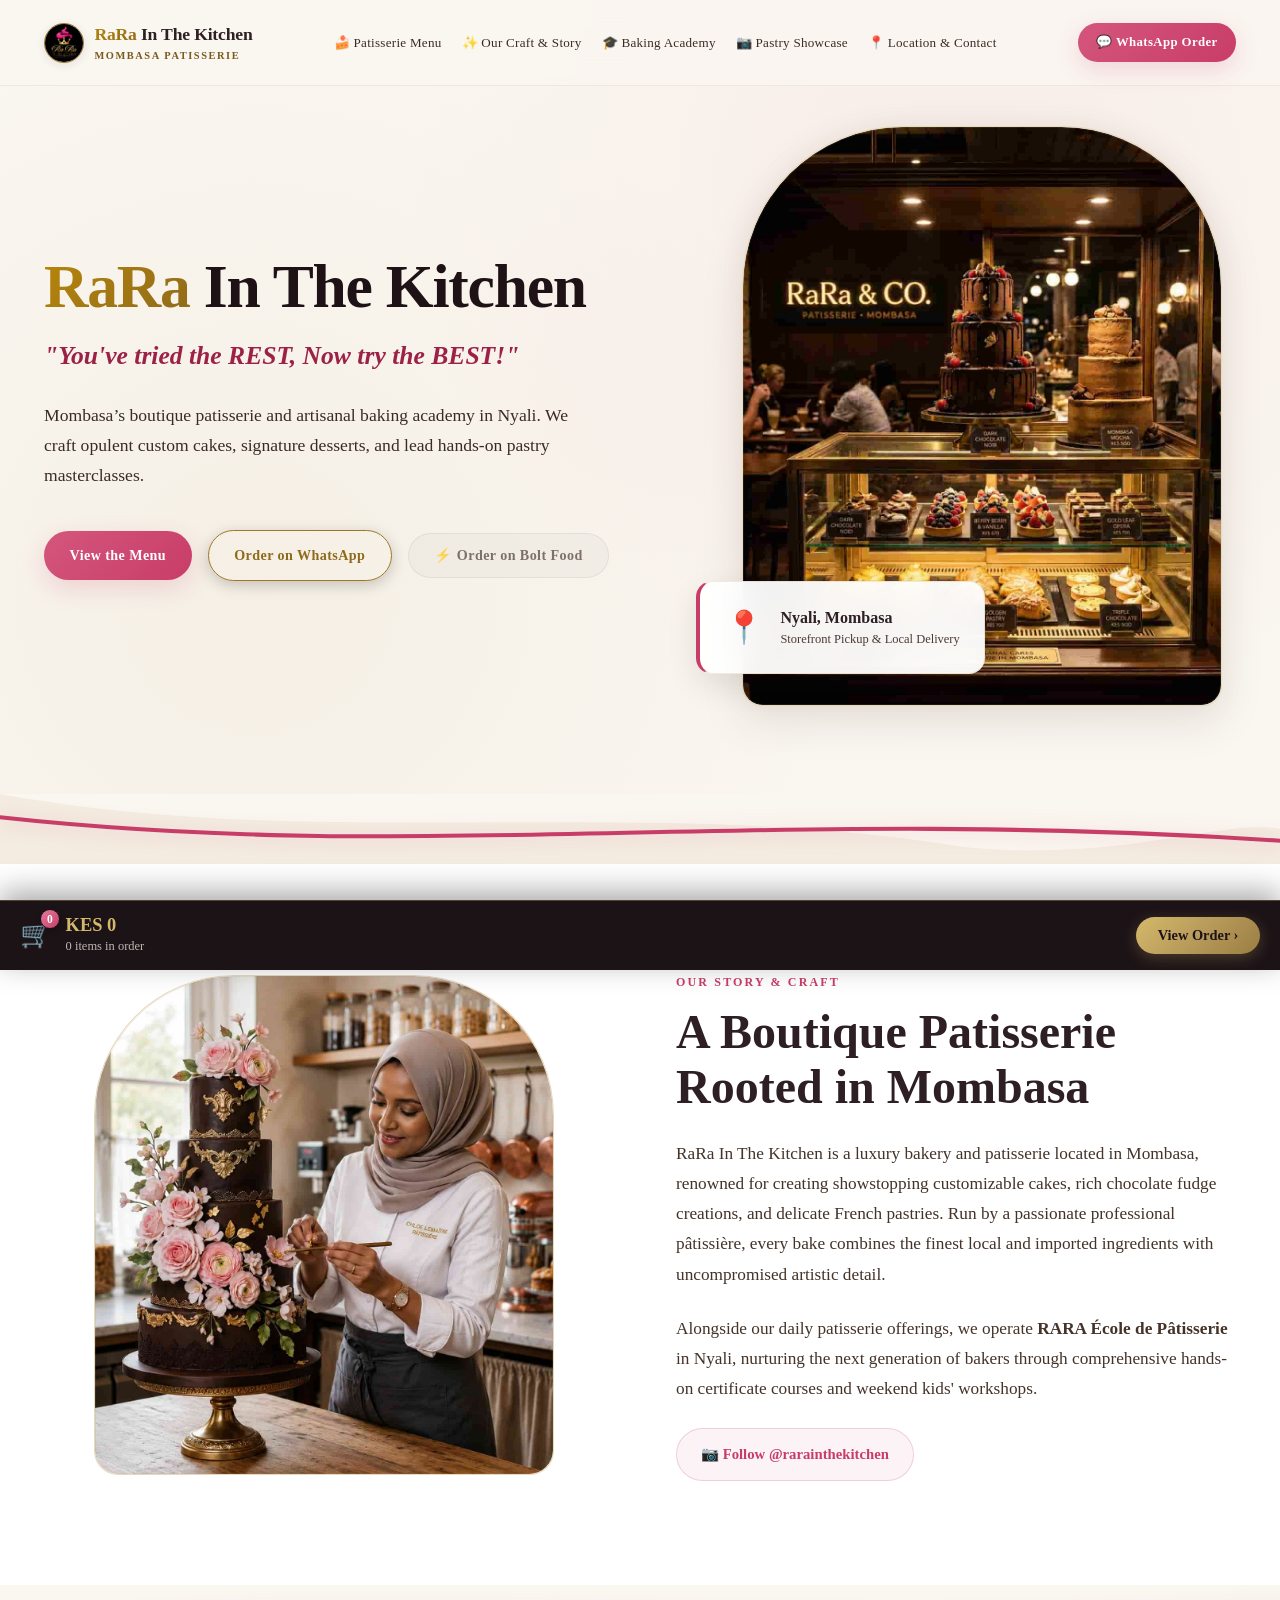
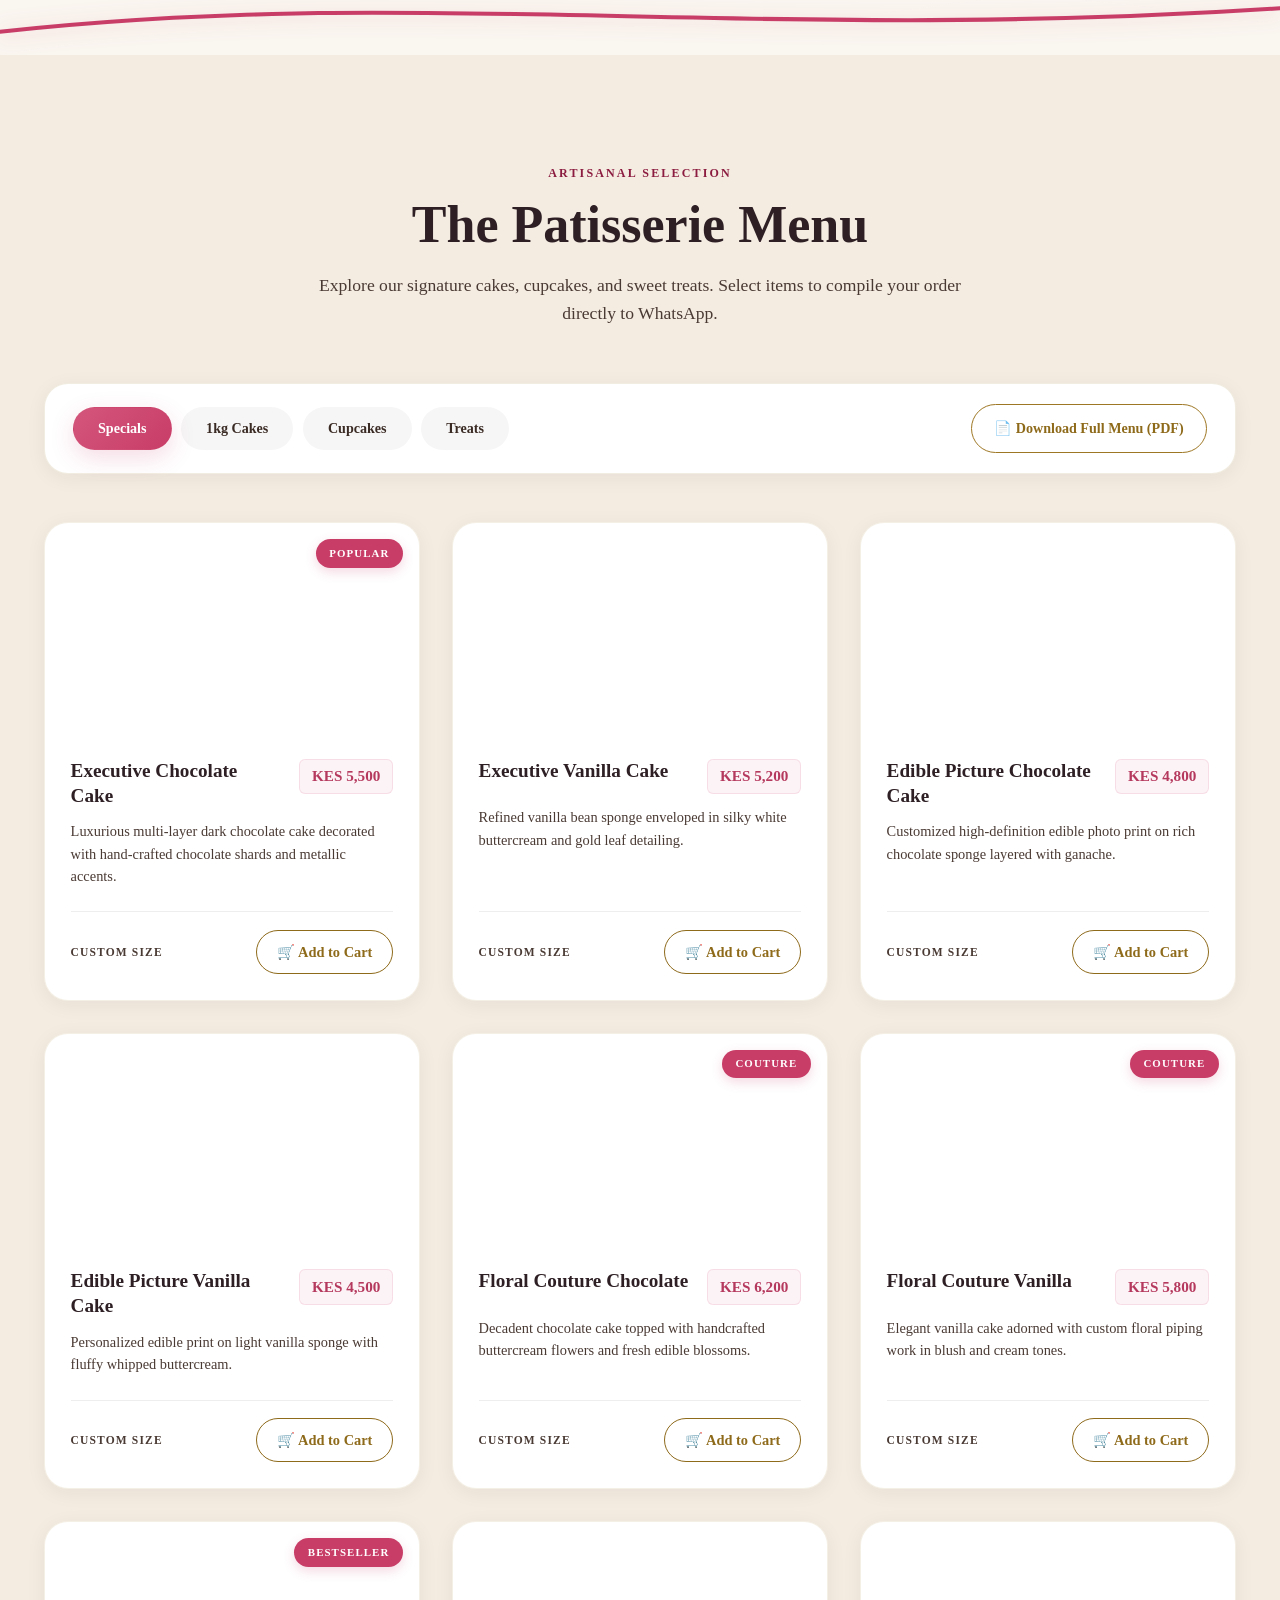
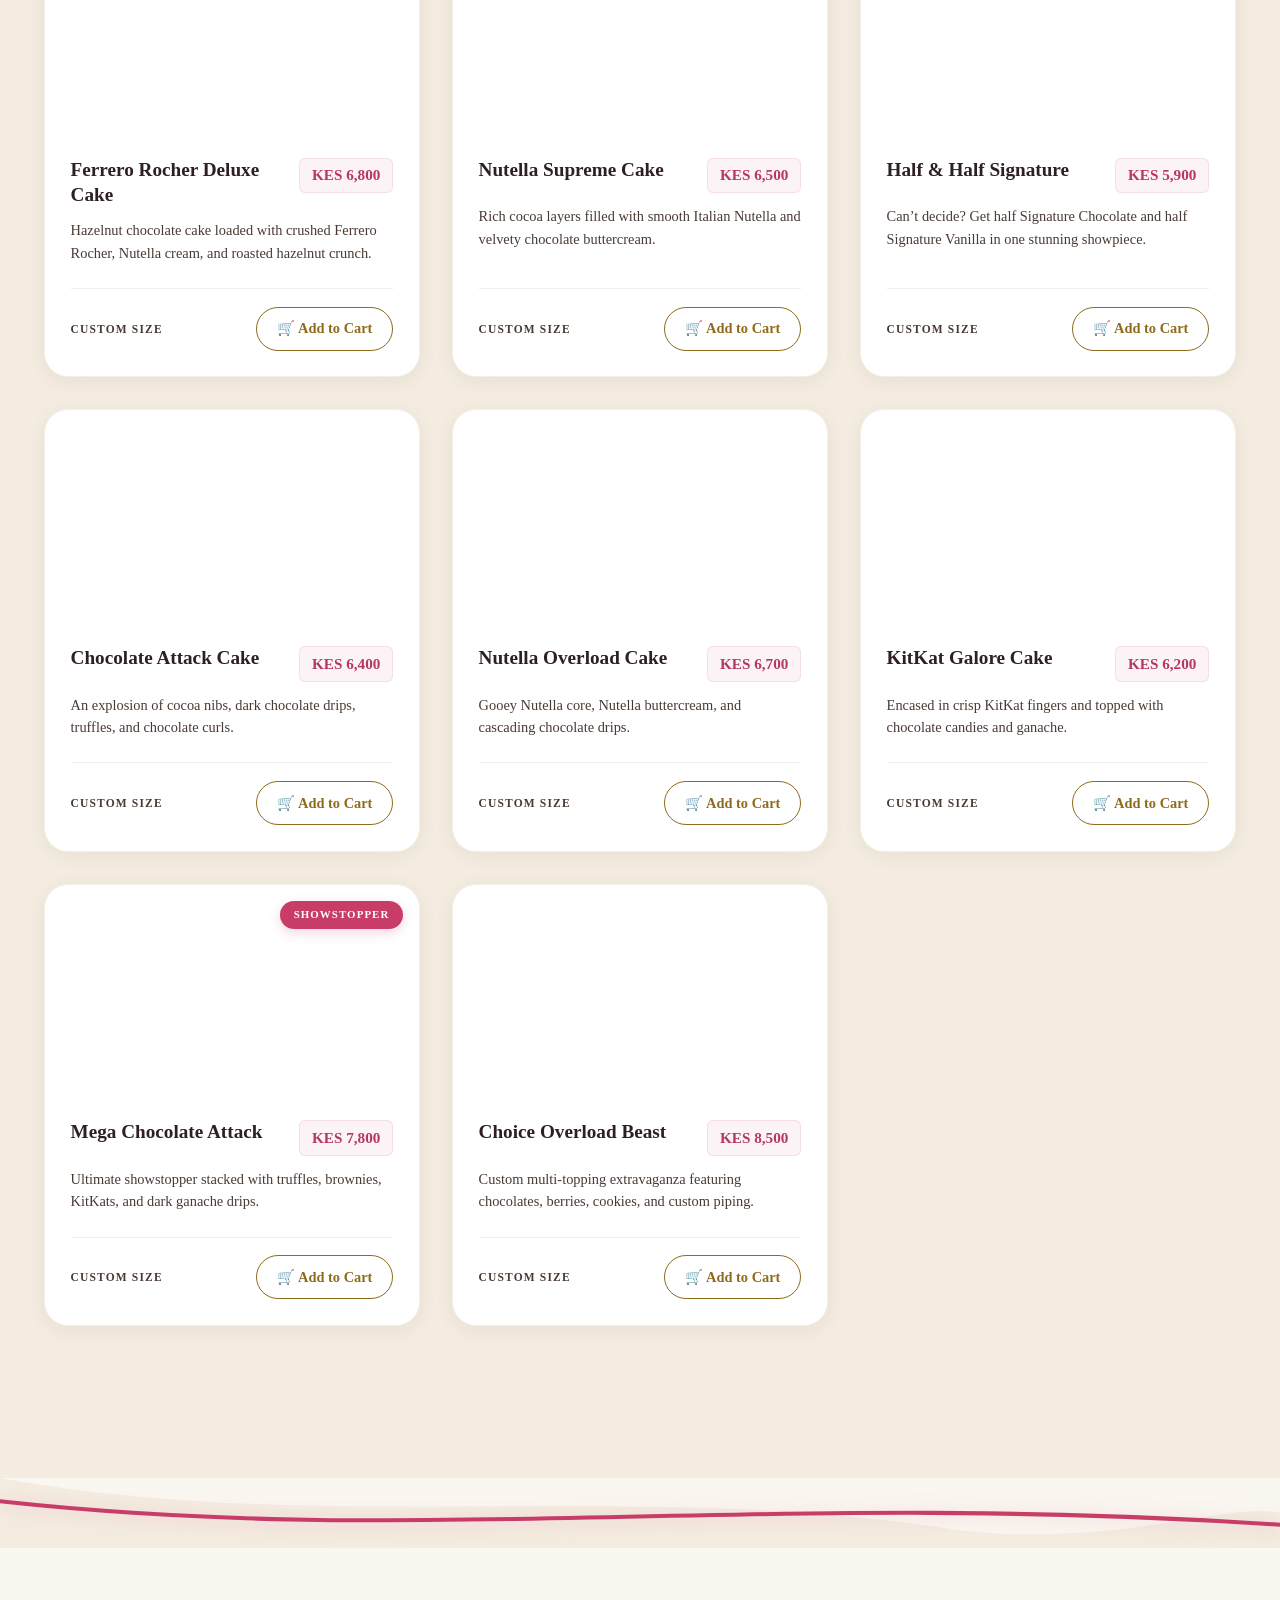
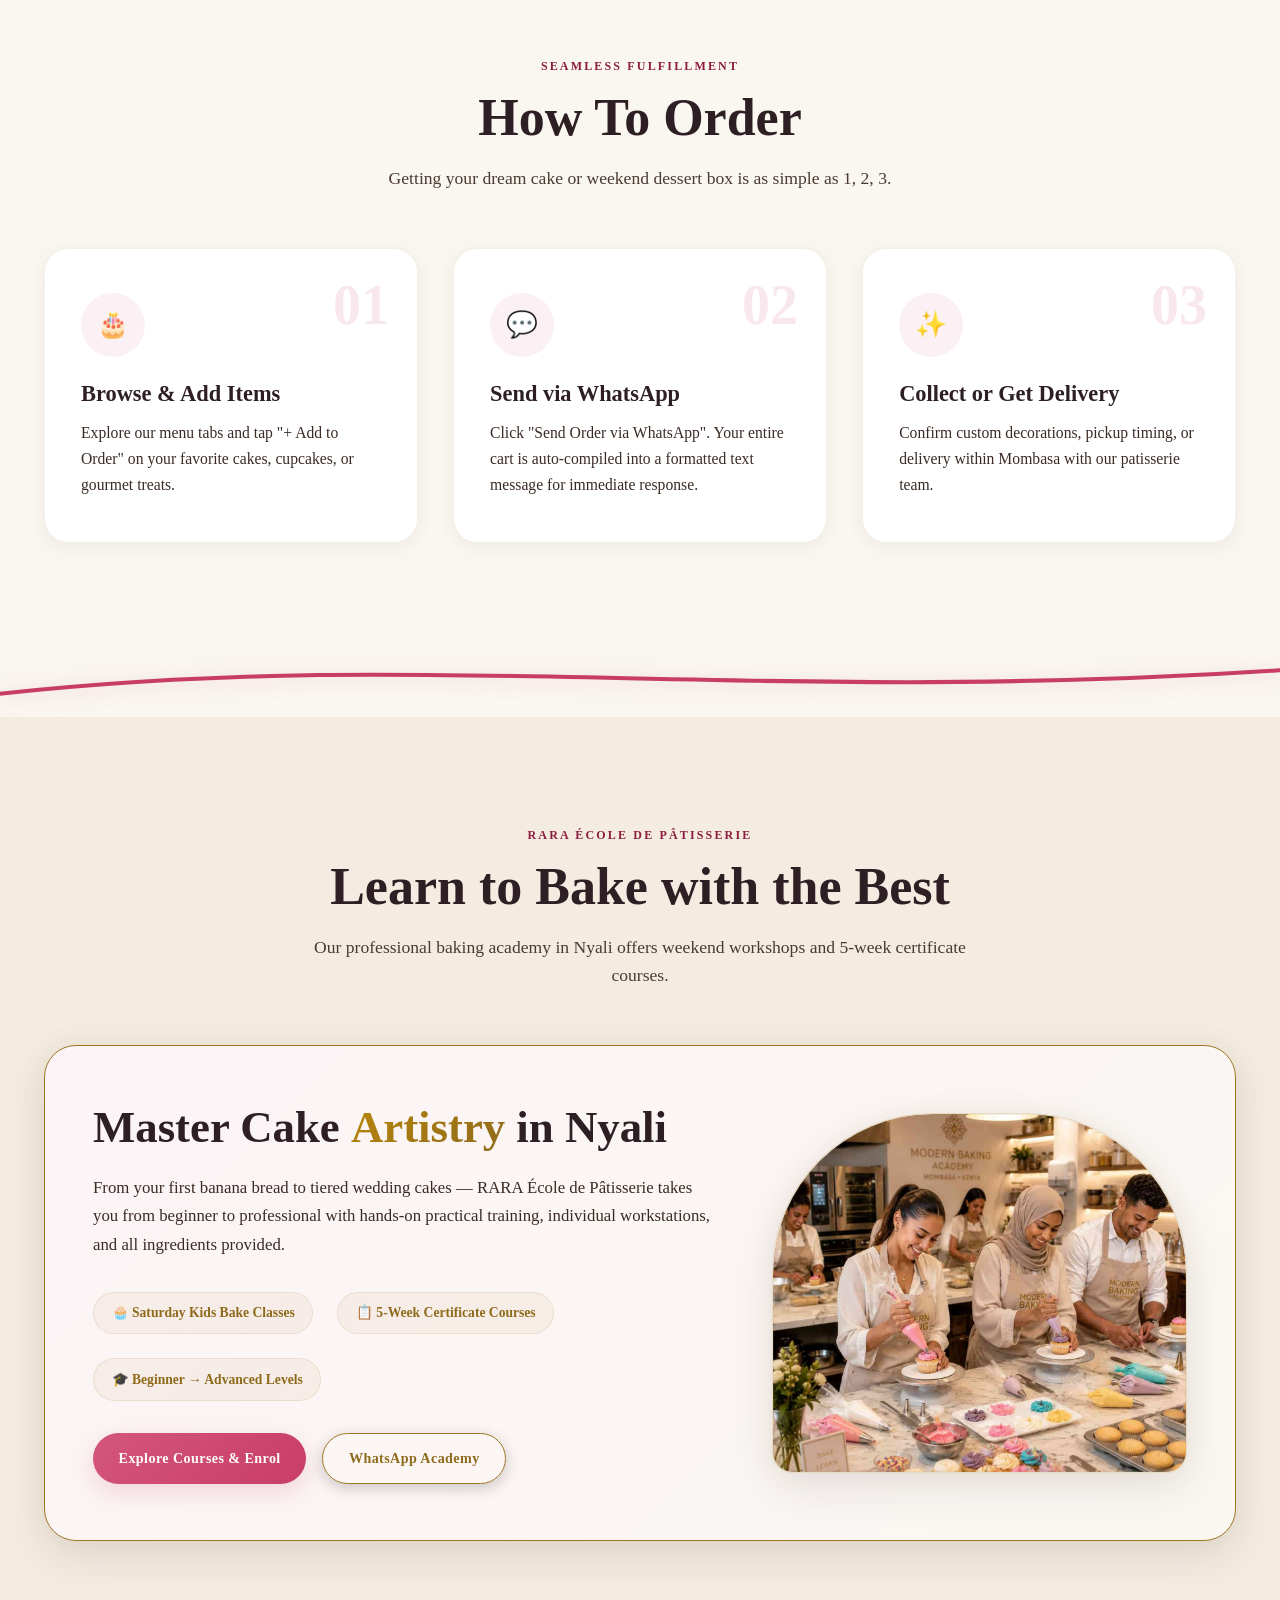
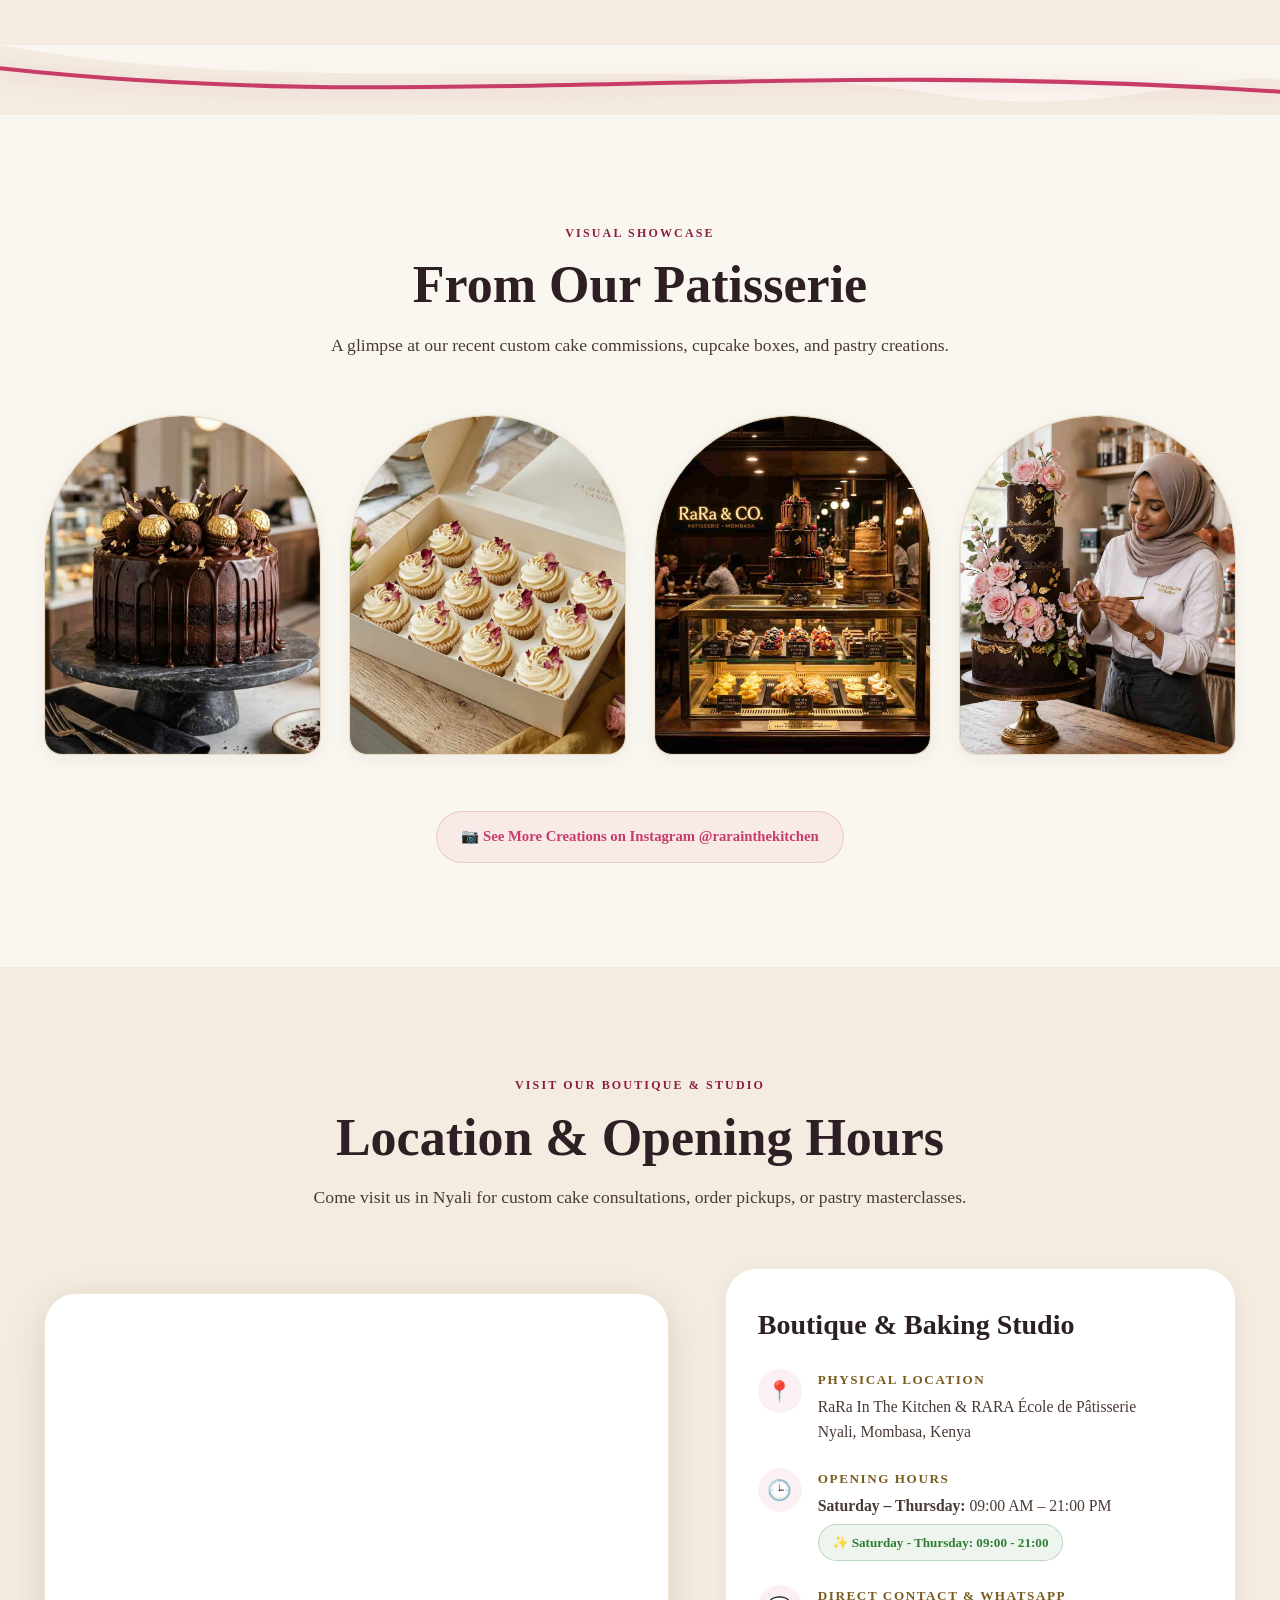
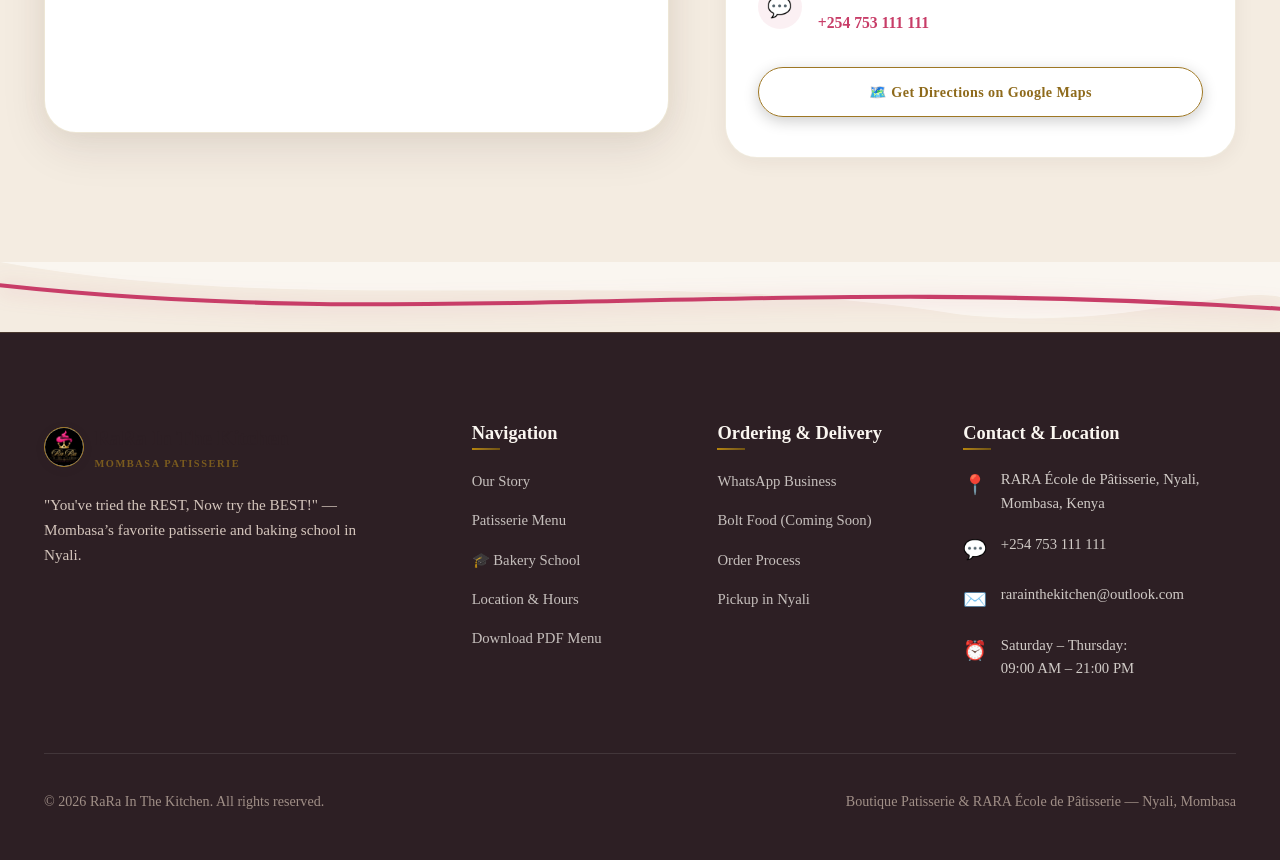
<file: index.html>
<!DOCTYPE html>
<html lang="en">
<head>
  <meta charset="UTF-8">
  <meta name="viewport" content="width=device-width, initial-scale=1.0">
  <title>RaRa In The Kitchen — Mombasa Bakery, Patisserie & Baking School</title>
  <meta name="description" content="RaRa In The Kitchen — Mombasa's premier boutique patisserie and RARA École de Pâtisserie in Nyali. Signature 1kg cakes, cupcakes, custom couture bakes, and professional baking courses.">
  <meta name="keywords" content="RaRa In The Kitchen, Mombasa bakery, cakes Mombasa, Nyali patisserie, baking school Mombasa, custom cakes, cupcakes">

  <!-- Open Graph / Social Media -->
  <meta property="og:title" content="RaRa In The Kitchen — Bakery & Patisserie Mombasa">
  <meta property="og:description" content="You've tried the REST, Now try the BEST! Browse our artisanal cake menu and baking school courses in Nyali, Mombasa.">
  <meta property="og:image" content="assets/images/logo/logo.jpg">
  <meta property="og:type" content="website">

  <!-- Favicon / Browser Tab Logo Icon -->
  <link rel="icon" type="image/svg+xml" href="assets/images/logo/favicon.svg">
  <link rel="icon" type="image/jpeg" href="assets/images/logo/logo.jpg">
  <link rel="apple-touch-icon" href="assets/images/logo/logo.jpg">

  <!-- Stylesheets -->
  <link rel="stylesheet" href="css/styles.css">
</head>
<body>

  <!-- ==========================================================================
       Header & Navigation Bar
       ========================================================================== -->
  <header class="site-header" id="site-header">
    <div class="container header-container">
      <a href="#" class="brand-logo" aria-label="RaRa In The Kitchen Homepage">
        <img src="assets/images/logo/logo.jpg" alt="RaRa Logo" width="52" height="52">
        <div class="brand-title">
          <span class="brand-name"><span class="text-gold-gradient">RaRa</span> In The Kitchen</span>
          <span class="brand-tag">Mombasa Patisserie</span>
        </div>
      </a>

        <ul class="nav-links" id="nav-links">
          <li class="drawer-header-brand">
            <span class="drawer-brand-name"><span class="text-gold-gradient">RaRa</span> In The Kitchen</span>
            <span class="drawer-brand-tag">Mombasa Patisserie</span>
          </li>
          <li><a href="#menu" class="nav-link"><span class="nav-label">🍰 Patisserie Menu</span><span class="nav-arrow">→</span></a></li>
          <li><a href="#about" class="nav-link"><span class="nav-label">✨ Our Craft & Story</span><span class="nav-arrow">→</span></a></li>
          <li><a href="school.html" class="nav-link"><span class="nav-label">🎓 Baking Academy</span><span class="nav-arrow">→</span></a></li>
          <li><a href="#gallery" class="nav-link"><span class="nav-label">📷 Pastry Showcase</span><span class="nav-arrow">→</span></a></li>
          <li><a href="#contact" class="nav-link"><span class="nav-label">📍 Location & Contact</span><span class="nav-arrow">→</span></a></li>
          <li class="drawer-cta-item">
            <a href="https://wa.me/254753111111?text=Hi%20RaRa!%20I'd%20like%20to%20place%20an%20order." target="_blank" rel="noopener" class="btn btn-blush drawer-wa-btn">
              <span>💬 WhatsApp Order</span>
            </a>
          </li>
        </ul>

      <div class="header-actions">
        <a href="https://wa.me/254753111111?text=Hi%20RaRa!%20I'd%20like%20to%20place%20an%20order." target="_blank" rel="noopener" class="btn btn-blush">
          <span>💬 WhatsApp Order</span>
        </a>
      </div>

      <div class="mobile-nav-toggle" id="mobile-nav-toggle" aria-label="Toggle navigation menu">
        <span></span>
        <span></span>
        <span></span>
      </div>
    </div>
  </header>

  <main>
    <!-- ==========================================================================
         Hero Showcase Section
         ========================================================================== -->
    <section class="hero-section" id="hero">
      <div class="container hero-grid">
        <div class="hero-content">
          <h1 class="hero-headline"><span class="text-gold-gradient">RaRa</span> <span class="headline-dark">In The Kitchen</span></h1>
          <p class="hero-subhead">"You've tried the REST, Now try the BEST!"</p>

          <p class="hero-desc">
            Mombasa’s boutique patisserie and artisanal baking academy in Nyali. We craft opulent custom cakes, signature desserts, and lead hands-on pastry masterclasses.
          </p>

          <div class="hero-ctas">
            <a href="#menu" class="btn btn-blush">
              <span>View the Menu</span>
            </a>
            <a href="https://wa.me/254753111111?text=Hi%20RaRa!%20I'd%20like%20to%20place%20an%20order." target="_blank" rel="noopener" class="btn btn-gilt">
              <span>Order on WhatsApp</span>
            </a>
            <button class="btn btn-disabled bolt-food-btn" aria-label="Order on Bolt Food (Coming Soon)">
              <span>⚡ Order on Bolt Food</span>
            </button>
          </div>
        </div>

        <div class="hero-visual">
          <div class="coastal-arch">
            <img src="assets/images/hero.jpg" alt="RaRa Artisanal Pastry Display" width="480" height="580" loading="eager">
          </div>
          <div class="hero-floating-card">
            <div class="card-icon">📍</div>
            <div class="card-text">
              <h5>Nyali, Mombasa</h5>
              <p>Storefront Pickup & Local Delivery</p>
            </div>
          </div>
        </div>
      </div>
    </section>

    <!-- Signature Icing Swirl Divider (Noir to Cream) -->
    <div class="swirl-divider noir-to-cream">
      <svg viewBox="0 0 1200 60" preserveAspectRatio="none">
        <path d="M0,0 C300,50 600,0 900,45 C1050,60 1150,20 1200,30 L1200,60 L0,60 Z" class="bg-fill"></path>
        <path d="M0,20 C400,60 700,10 1200,40" class="swirl-line"></path>
      </svg>
    </div>

    <!-- ==========================================================================
         About Section
         ========================================================================== -->
    <section class="about-section" id="about">
      <div class="container about-grid">
        <div class="about-image-wrapper">
          <div class="coastal-arch">
            <img src="assets/images/about.jpg" alt="Master Pâtissière decorating cake" width="450" height="520" loading="lazy">
          </div>
        </div>

        <div class="about-content">
          <span class="eyebrow" style="color:var(--blush)">Our Story & Craft</span>
          <h2>A Boutique Patisserie Rooted in Mombasa</h2>
          <p>
            RaRa In The Kitchen is a luxury bakery and patisserie located in Mombasa, renowned for creating showstopping customizable cakes, rich chocolate fudge creations, and delicate French pastries. Run by a passionate professional pâtissière, every bake combines the finest local and imported ingredients with uncompromised artistic detail.
          </p>
          <p>
            Alongside our daily patisserie offerings, we operate <strong>RARA École de Pâtisserie</strong> in Nyali, nurturing the next generation of bakers through comprehensive hands-on certificate courses and weekend kids' workshops.
          </p>

          <div class="instagram-strip">
            <a href="https://instagram.com/rarainthekitchen" target="_blank" rel="noopener" class="ig-badge">
              <span>📷 Follow @rarainthekitchen</span>
            </a>
          </div>
        </div>
      </div>
    </section>

    <!-- Signature Icing Swirl Divider (Cream to Noir) -->
    <div class="swirl-divider cream-to-noir">
      <svg viewBox="0 0 1200 60" preserveAspectRatio="none">
        <path d="M0,60 C300,10 600,60 900,15 C1050,0 1150,40 1200,30 L1200,0 L0,0 Z" class="bg-fill"></path>
        <path d="M0,40 C400,0 700,50 1200,20" class="swirl-line"></path>
      </svg>
    </div>

    <!-- ==========================================================================
         Menu Section
         ========================================================================== -->
    <section class="menu-section" id="menu">
      <div class="container">
        <div class="section-header">
          <span class="eyebrow">Artisanal Selection</span>
          <h2>The Patisserie Menu</h2>
          <p>Explore our signature cakes, cupcakes, and sweet treats. Select items to compile your order directly to WhatsApp.</p>
        </div>

        <div class="menu-top-bar">
          <ul class="menu-tabs">
            <li><button class="tab-btn active" data-category="specials">Specials</button></li>
            <li><button class="tab-btn" data-category="cakes-1kg">1kg Cakes</button></li>
            <li><button class="tab-btn" data-category="cupcakes">Cupcakes</button></li>
            <li><button class="tab-btn" data-category="cookies-treats">Treats</button></li>
          </ul>

          <a href="assets/menu/menu.pdf" download="RaRa_In_The_Kitchen_Menu.pdf" class="pdf-download-btn">
            <span>📄 Download Full Menu (PDF)</span>
          </a>
        </div>

        <!-- Menu Cards Grid -->
        <div class="menu-grid" id="menu-grid">
          <!-- Dynamically populated by js/main.js -->
        </div>
      </div>
    </section>

    <!-- Floating Order Tray Bar (Fixed Bottom Bar matching Chef Royale) -->
    <div class="order-tray-bar" id="order-tray-bar">
      <div class="order-tray-info">
        <div class="cart-icon-wrapper">
          <span class="cart-icon">🛒</span>
          <span class="order-count-badge" id="order-count-badge">0</span>
        </div>
        <div class="order-summary-text" id="order-summary-text">
          <h5 id="tray-total-price">KES 0</h5>
          <p id="tray-item-count">0 items in order</p>
        </div>
      </div>

      <div class="order-tray-actions">
        <button class="btn-view-order" id="view-tray-items-btn">
          <span>View Order &rsaquo;</span>
        </button>
      </div>
    </div>

    <!-- Order Drawer Modal (Bottom Sheet Modal matching Chef Royale) -->
    <div class="order-modal-backdrop" id="order-modal-backdrop"></div>
    <div class="order-drawer" id="order-drawer">
      <div class="drawer-header">
        <div class="drawer-drag-handle"></div>
        <div class="drawer-header-main">
          <div>
            <h3>Your Order 🎂</h3>
            <p class="drawer-header-sub">RaRa In The Kitchen &bull; Nyali, Mombasa</p>
          </div>
          <button class="drawer-close-btn" id="drawer-close-btn" aria-label="Close Order Drawer">&times;</button>
        </div>
      </div>

      <div class="drawer-body">
        <ul class="cart-items-list" id="cart-items-list">
          <!-- Dynamically populated by js/main.js -->
        </ul>
      </div>

      <div class="drawer-footer">
        <div class="drawer-subtotal">
          <span>Total Amount</span>
          <strong id="drawer-subtotal-val">KES 0</strong>
        </div>
        <button class="btn btn-checkout-wa" id="send-order-wa-btn">
          <span>💬 Send Order via WhatsApp</span>
        </button>
      </div>
    </div>

    <!-- Signature Icing Swirl Divider (Noir to Cream) -->
    <div class="swirl-divider noir-to-cream">
      <svg viewBox="0 0 1200 60" preserveAspectRatio="none">
        <path d="M0,0 C300,50 600,0 900,45 C1050,60 1150,20 1200,30 L1200,60 L0,60 Z" class="bg-fill"></path>
        <path d="M0,20 C400,60 700,10 1200,40" class="swirl-line"></path>
      </svg>
    </div>

    <!-- ==========================================================================
         How to Order Section
         ========================================================================== -->
    <section class="how-to-order-section" id="how-to-order">
      <div class="container">
        <div class="section-header">
          <span class="eyebrow">Seamless Fulfillment</span>
          <h2>How To Order</h2>
          <p>Getting your dream cake or weekend dessert box is as simple as 1, 2, 3.</p>
        </div>

        <div class="steps-grid">
          <div class="step-card">
            <div class="step-number">01</div>
            <div class="step-icon">🎂</div>
            <h4>Browse & Add Items</h4>
            <p>Explore our menu tabs and tap "+ Add to Order" on your favorite cakes, cupcakes, or gourmet treats.</p>
          </div>

          <div class="step-card">
            <div class="step-number">02</div>
            <div class="step-icon">💬</div>
            <h4>Send via WhatsApp</h4>
            <p>Click "Send Order via WhatsApp". Your entire cart is auto-compiled into a formatted text message for immediate response.</p>
          </div>

          <div class="step-card">
            <div class="step-number">03</div>
            <div class="step-icon">✨</div>
            <h4>Collect or Get Delivery</h4>
            <p>Confirm custom decorations, pickup timing, or delivery within Mombasa with our patisserie team.</p>
          </div>
        </div>
      </div>
    </section>

    <!-- Signature Icing Swirl Divider (Cream to Noir) -->
    <div class="swirl-divider cream-to-noir">
      <svg viewBox="0 0 1200 60" preserveAspectRatio="none">
        <path d="M0,60 C300,10 600,60 900,15 C1050,0 1150,40 1200,30 L1200,0 L0,0 Z" class="bg-fill"></path>
        <path d="M0,40 C400,0 700,50 1200,20" class="swirl-line"></path>
      </svg>
    </div>

    <!-- ==========================================================================
         Bakery School Preview Section (Full details on school.html)
         ========================================================================== -->
    <section class="menu-section" id="baking-school">
      <div class="container">
        <div class="section-header">
          <span class="eyebrow">RARA École de Pâtisserie</span>
          <h2>Learn to Bake with the Best</h2>
          <p>Our professional baking academy in Nyali offers weekend workshops and 5-week certificate courses.</p>
        </div>

        <div class="school-preview-card">
          <div class="school-preview-text">
            <h2>Master Cake <span class="text-gold-gradient">Artistry</span> in Nyali</h2>
            <p>
              From your first banana bread to tiered wedding cakes — RARA École de Pâtisserie takes you from beginner to professional with hands-on practical training, individual workstations, and all ingredients provided.
            </p>

            <div class="school-preview-highlights">
              <span class="highlight-chip">🧁 Saturday Kids Bake Classes</span>
              <span class="highlight-chip">📋 5-Week Certificate Courses</span>
              <span class="highlight-chip">🎓 Beginner → Advanced Levels</span>
            </div>

            <div class="school-preview-ctas">
              <a href="school.html" class="btn btn-blush">
                <span>Explore Courses & Enrol</span>
              </a>
              <a href="https://wa.me/254753111111?text=Hi%20RaRa!%20I'd%20like%20to%20enquire%20about%20baking%20classes." target="_blank" rel="noopener" class="btn btn-gilt">
                <span>WhatsApp Academy</span>
              </a>
            </div>
          </div>

          <div class="school-preview-visual">
            <div class="coastal-arch">
              <img src="assets/images/school.jpg" alt="RARA Ecole de Patisserie baking workshop in Nyali" width="400" height="360" loading="lazy">
            </div>
          </div>
        </div>
      </div>
    </section>

    <!-- Signature Icing Swirl Divider (Noir to Cream) -->
    <div class="swirl-divider noir-to-cream">
      <svg viewBox="0 0 1200 60" preserveAspectRatio="none">
        <path d="M0,0 C300,50 600,0 900,45 C1050,60 1150,20 1200,30 L1200,60 L0,60 Z" class="bg-fill"></path>
        <path d="M0,20 C400,60 700,10 1200,40" class="swirl-line"></path>
      </svg>
    </div>

    <!-- ==========================================================================
         Gallery Section
         ========================================================================== -->
    <section class="gallery-section" id="gallery">
      <div class="container">
        <div class="section-header">
          <span class="eyebrow">Visual Showcase</span>
          <h2>From Our Patisserie</h2>
          <p>A glimpse at our recent custom cake commissions, cupcake boxes, and pastry creations.</p>
        </div>

        <div class="gallery-grid">
          <div class="gallery-item coastal-arch">
            <img src="assets/images/menu/signature-chocolate-cake.jpg" alt="Signature Chocolate Cake" loading="lazy">
            <div class="gallery-overlay"><span>🍰</span></div>
          </div>

          <div class="gallery-item coastal-arch">
            <img src="assets/images/menu/signature-vanilla-cupcakes.jpg" alt="Signature Vanilla Cupcakes Box" loading="lazy">
            <div class="gallery-overlay"><span>🧁</span></div>
          </div>

          <div class="gallery-item coastal-arch">
            <img src="assets/images/hero.jpg" alt="Patisserie Showcase" loading="lazy">
            <div class="gallery-overlay"><span>✨</span></div>
          </div>

          <div class="gallery-item coastal-arch">
            <img src="assets/images/about.jpg" alt="Cake Decorating in Studio" loading="lazy">
            <div class="gallery-overlay"><span>🎨</span></div>
          </div>
        </div>

        <div style="text-align:center;">
          <a href="https://instagram.com/rarainthekitchen" target="_blank" rel="noopener" class="ig-badge">
            <span>📷 See More Creations on Instagram @rarainthekitchen</span>
          </a>
        </div>
      </div>
    </section>

    <!-- ==========================================================================
         Location & Opening Hours Section
         ========================================================================== -->
    <section class="location-section" id="location">
      <div class="container">
        <div class="section-header">
          <span class="eyebrow">Visit Our Boutique & Studio</span>
          <h2>Location & Opening Hours</h2>
          <p>Come visit us in Nyali for custom cake consultations, order pickups, or pastry masterclasses.</p>
        </div>

        <div class="location-grid">
          <div class="map-card">
            <iframe 
              src="https://www.google.com/maps/embed?pb=!1m18!1m12!1m3!1d15919.467885448375!2d39.6820!3d-4.0375!2m3!1f0!2f0!3f0!3m2!1i1024!2i768!4f13.1!3m3!1m2!1s0x1840132b4b455b55%3A0xd64c78160db1f855!2sNyali%2C%20Mombasa!5e0!3m2!1sen!2ske!4v1700000000000!5m2!1sen!2ske"
              title="RaRa In The Kitchen Location Map in Nyali Mombasa"
              loading="lazy"
              allowfullscreen>
            </iframe>
          </div>

          <div class="location-info-card">
            <h3>Boutique & Baking Studio</h3>

            <div class="location-detail-group">
              <div class="location-detail-icon">📍</div>
              <div class="location-detail-text">
                <h6>Physical Location</h6>
                <p>RaRa In The Kitchen & RARA École de Pâtisserie<br>Nyali, Mombasa, Kenya</p>
              </div>
            </div>

            <div class="location-detail-group">
              <div class="location-detail-icon">🕒</div>
              <div class="location-detail-text">
                <h6>Opening Hours</h6>
                <p><strong>Saturday – Thursday:</strong> 09:00 AM – 21:00 PM</p>
                <div class="hours-pill">
                  <span>✨ Saturday - Thursday: 09:00 - 21:00</span>
                </div>
              </div>
            </div>

            <div class="location-detail-group">
              <div class="location-detail-icon">💬</div>
              <div class="location-detail-text">
                <h6>Direct Contact & WhatsApp</h6>
                <p><a href="https://wa.me/254753111111" target="_blank" rel="noopener" style="color:var(--blush);font-weight:700;">+254 753 111 111</a></p>
              </div>
            </div>

            <div style="margin-top:0.5rem;">
              <a href="https://maps.google.com/?q=Nyali,+Mombasa,+Kenya" target="_blank" rel="noopener" class="btn btn-gilt" style="width:100%;">
                <span>🗺️ Get Directions on Google Maps</span>
              </a>
            </div>
          </div>
        </div>
      </div>
    </section>

    <!-- Signature Icing Swirl Divider (Noir to Cream) -->
    <div class="swirl-divider noir-to-cream">
      <svg viewBox="0 0 1200 60" preserveAspectRatio="none">
        <path d="M0,0 C300,50 600,0 900,45 C1050,60 1150,20 1200,30 L1200,60 L0,60 Z" class="bg-fill"></path>
        <path d="M0,20 C400,60 700,10 1200,40" class="swirl-line"></path>
      </svg>
    </div>
  </main>

  <!-- ==========================================================================
       Footer & Contact Section
       ========================================================================== -->
  <footer class="site-footer mashrabiya-bg" id="contact">
    <div class="container">
      <div class="footer-grid">
        <div class="footer-brand">
          <div class="brand-logo" style="margin-bottom:1rem;">
            <img src="assets/images/logo/logo.jpg" alt="RaRa Logo" width="56" height="56">
            <div class="brand-title">
              <span class="brand-name" style="font-size:1.35rem;">RaRa In The Kitchen</span>
              <span class="brand-tag">Mombasa Patisserie</span>
            </div>
          </div>
          <p>
            "You've tried the REST, Now try the BEST!" — Mombasa’s favorite patisserie and baking school in Nyali.
          </p>
        </div>

        <div class="footer-col">
          <h4>Navigation</h4>
          <ul class="footer-links">
            <li><a href="#about">Our Story</a></li>
            <li><a href="#menu">Patisserie Menu</a></li>
            <li><a href="school.html">🎓 Bakery School</a></li>
            <li><a href="#location">Location & Hours</a></li>
            <li><a href="assets/menu/menu.pdf" download="RaRa_Menu.pdf">Download PDF Menu</a></li>
          </ul>
        </div>

        <div class="footer-col">
          <h4>Ordering & Delivery</h4>
          <ul class="footer-links">
            <li><a href="https://wa.me/254753111111?text=Hi%20RaRa!%20I'd%20like%20to%20place%20an%20order." target="_blank" rel="noopener">WhatsApp Business</a></li>
            <li><a href="#" class="bolt-food-btn">Bolt Food (Coming Soon)</a></li>
            <li><a href="#how-to-order">Order Process</a></li>
            <li><a href="#location">Pickup in Nyali</a></li>
          </ul>
        </div>

        <div class="footer-col">
          <h4>Contact & Location</h4>
          <ul class="contact-info-list">
            <li class="contact-info-item">
              <span class="icon">📍</span>
              <span>RARA École de Pâtisserie, Nyali, Mombasa, Kenya</span>
            </li>
            <li class="contact-info-item">
              <span class="icon">💬</span>
              <a href="https://wa.me/254753111111" target="_blank" rel="noopener">+254 753 111 111</a>
            </li>
            <li class="contact-info-item">
              <span class="icon">✉️</span>
              <a href="mailto:rarainthekitchen@outlook.com">rarainthekitchen@outlook.com</a>
            </li>
            <li class="contact-info-item">
              <span class="icon">⏰</span>
              <span>Saturday – Thursday:<br>09:00 AM – 21:00 PM</span>
            </li>
          </ul>
        </div>
      </div>

      <div class="footer-bottom">
        <p>&copy; 2026 RaRa In The Kitchen. All rights reserved.</p>
        <p>Boutique Patisserie & RARA École de Pâtisserie — Nyali, Mombasa</p>
      </div>
    </div>
  </footer>

  <!-- Toast Notifications Container -->
  <div class="toast-container" id="toast-container"></div>

  <!-- JavaScript Files -->
  <script src="js/menu-data.js"></script>
  <script src="js/main.js"></script>
</body>
</html>
</file>
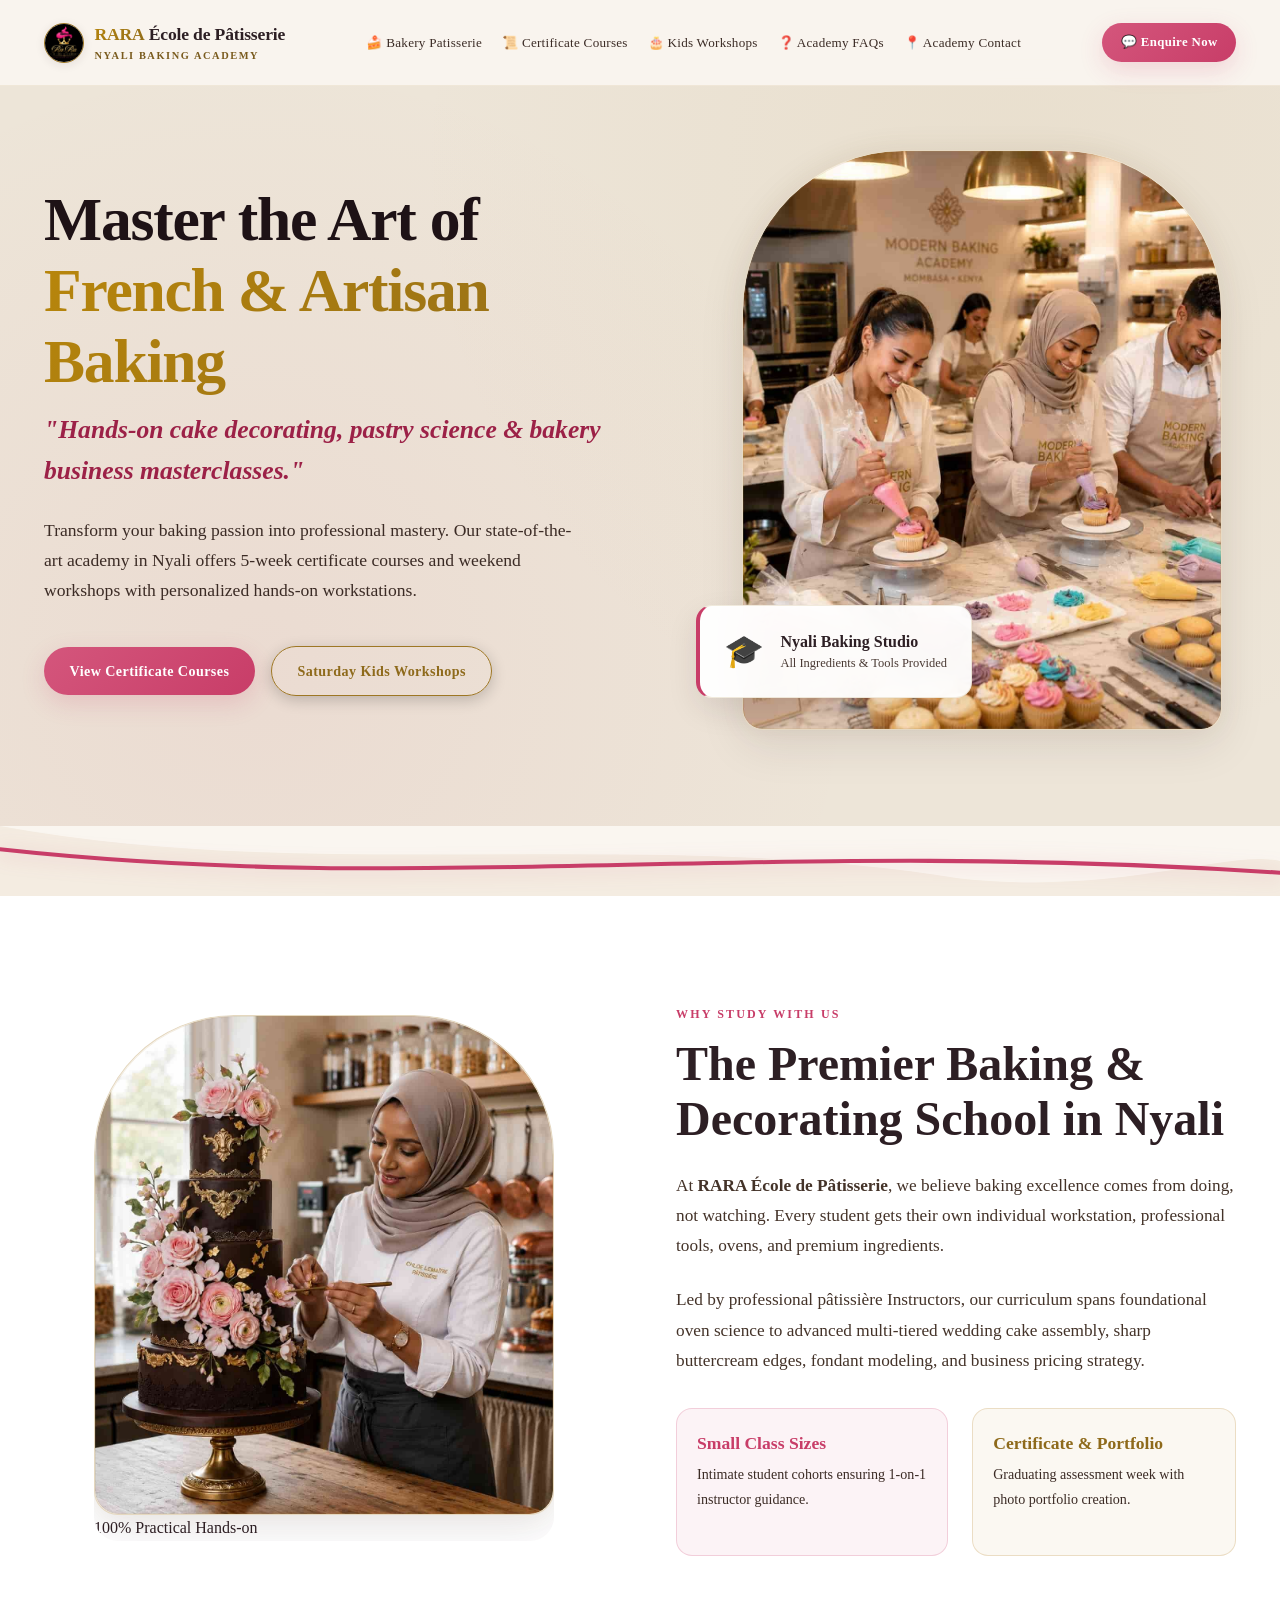
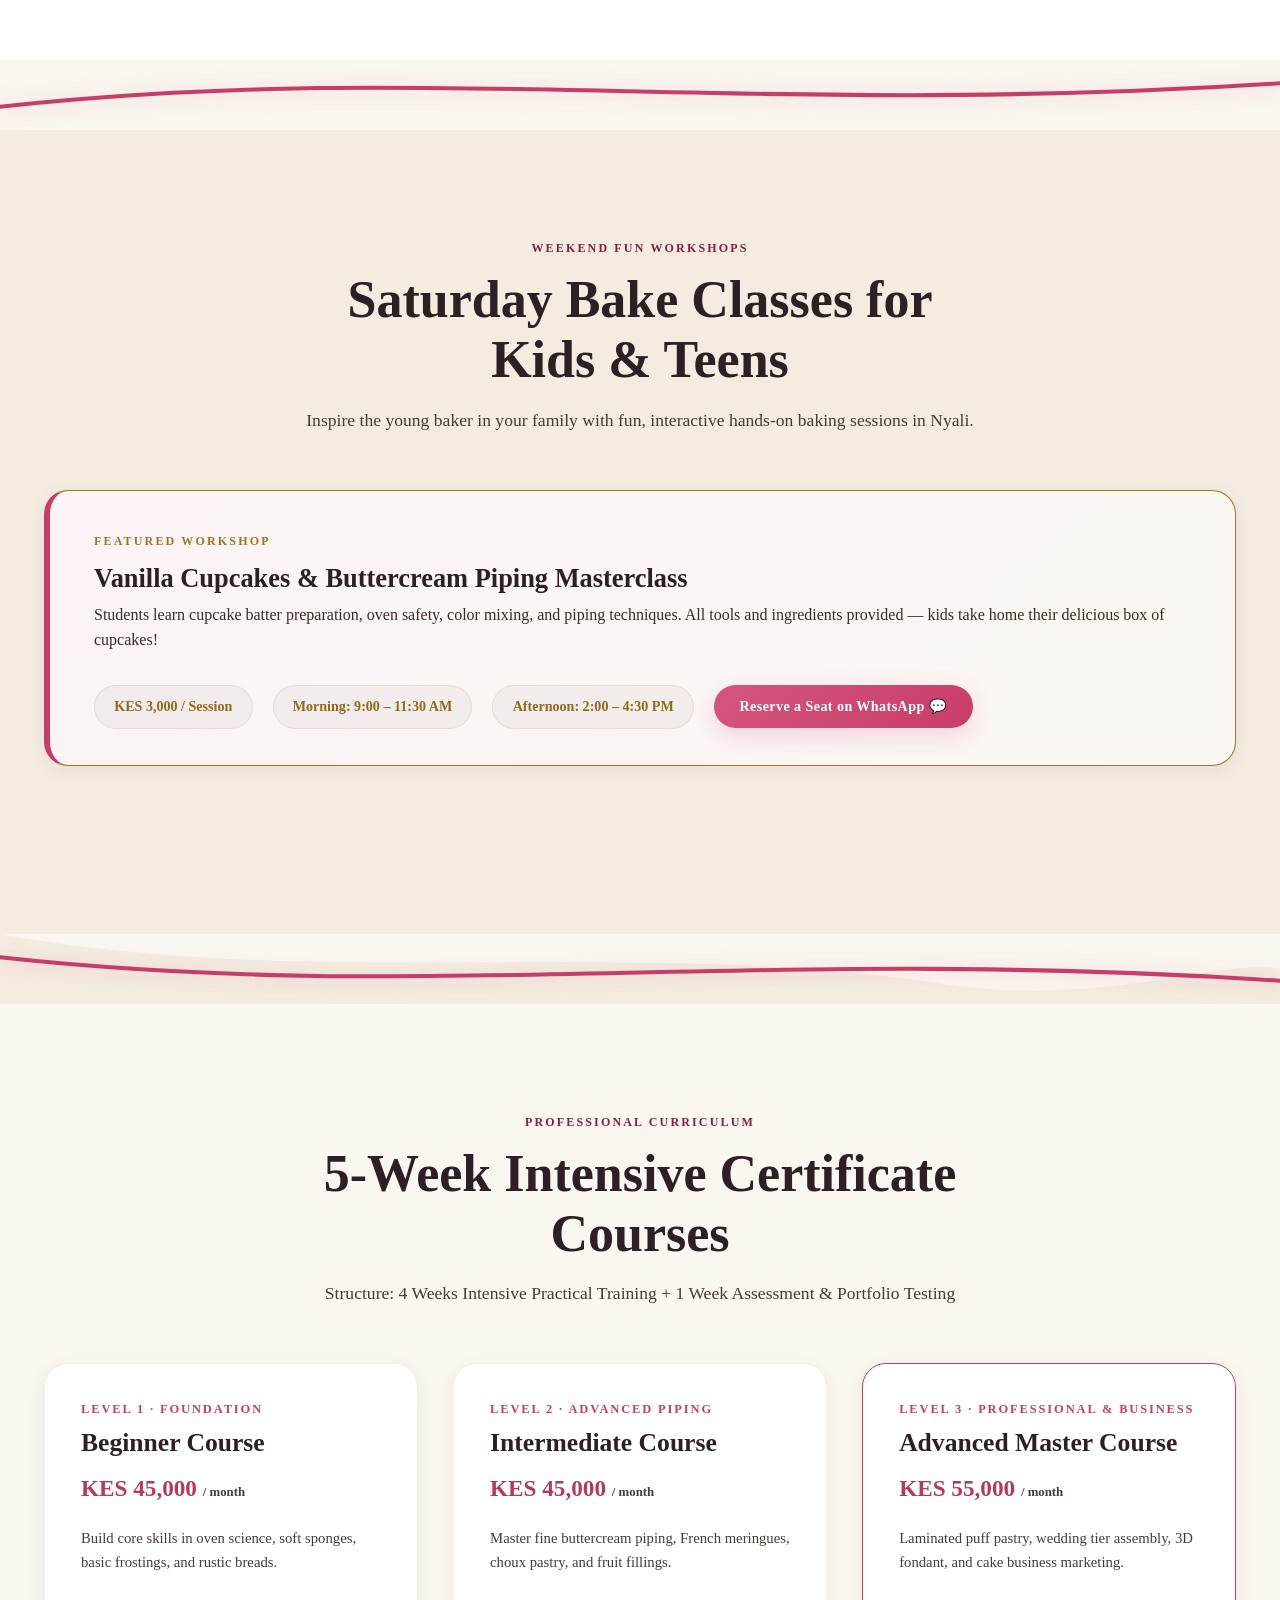
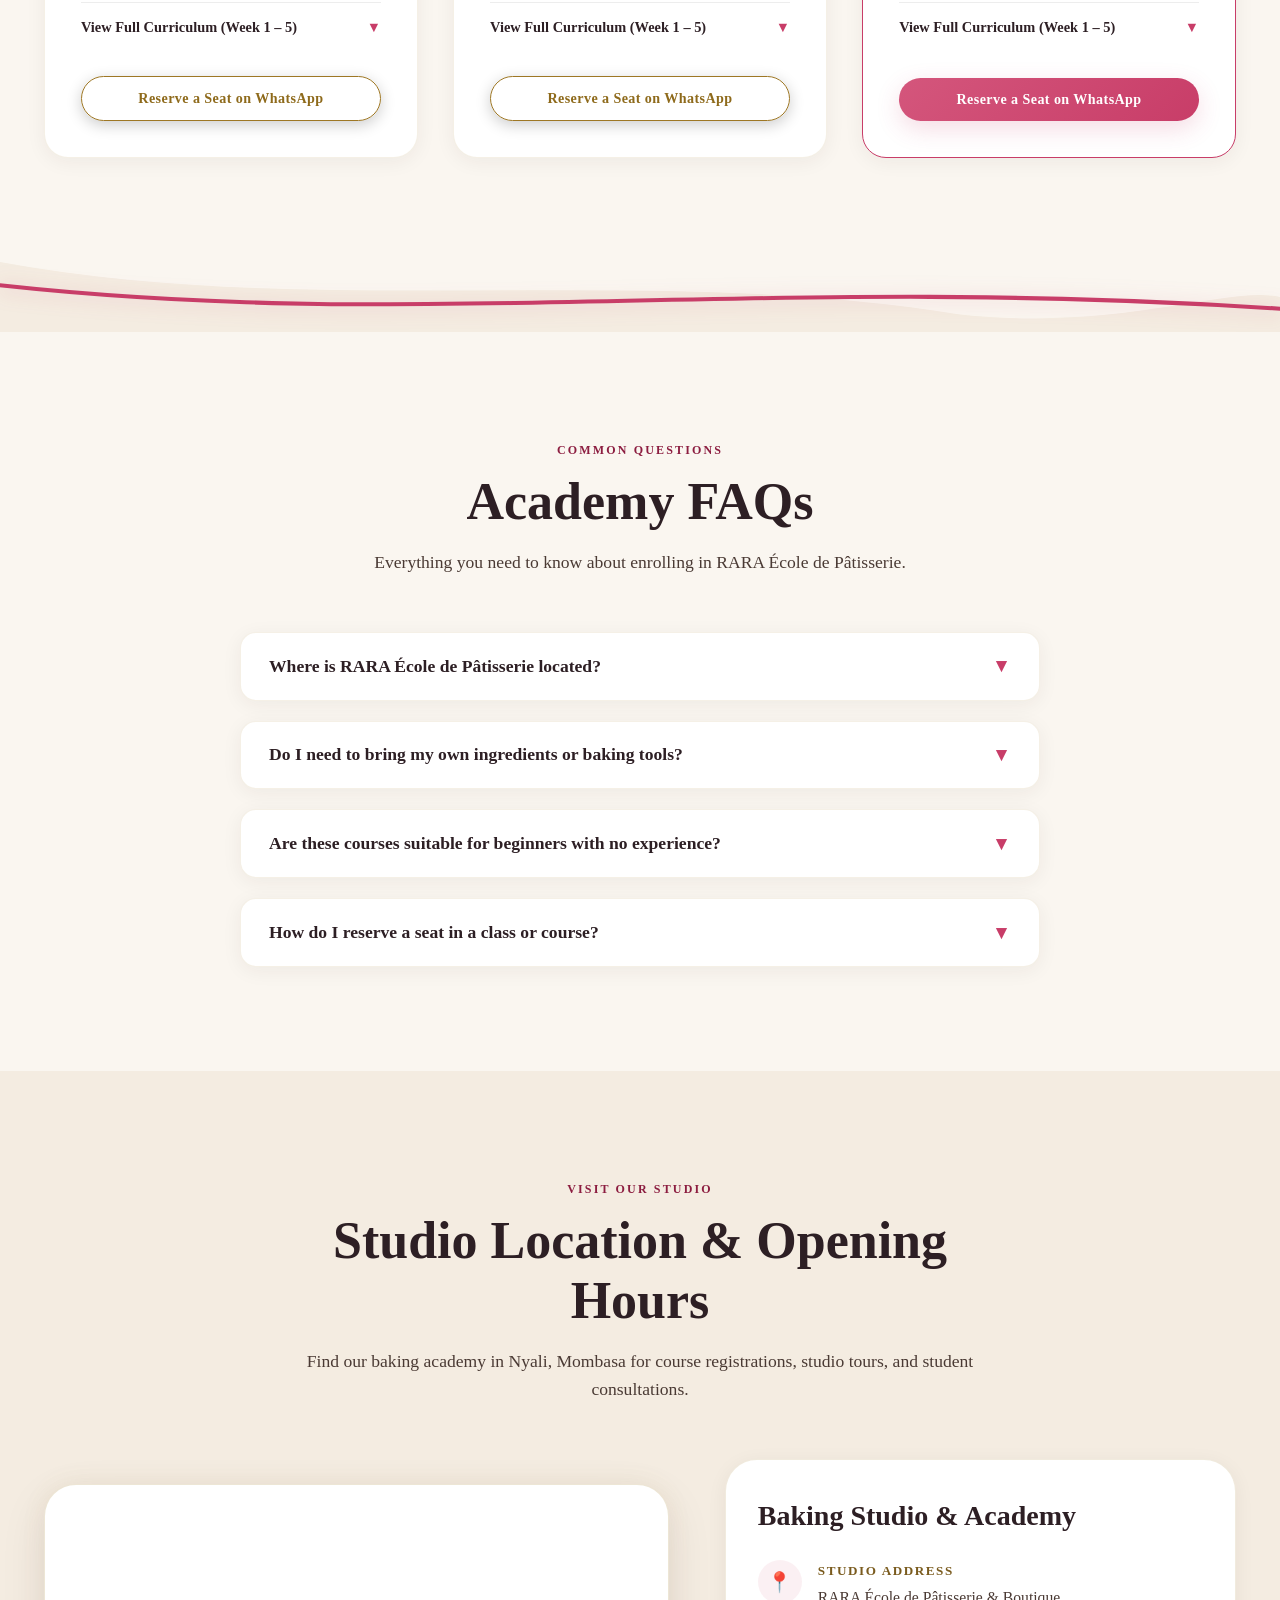
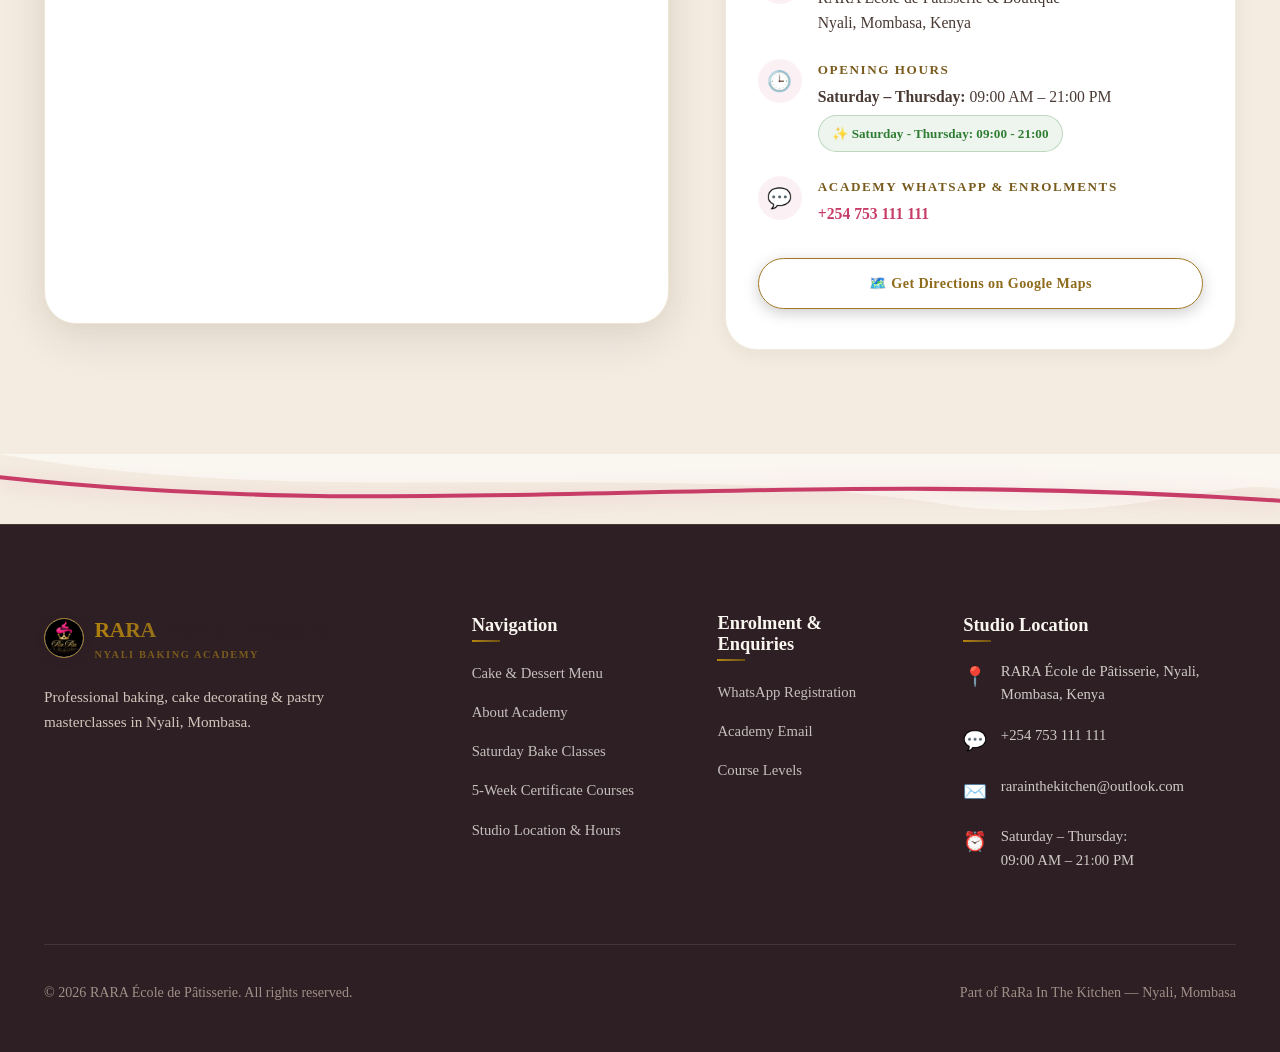
<file: school.html>
<!DOCTYPE html>
<html lang="en">
<head>
  <meta charset="UTF-8">
  <meta name="viewport" content="width=device-width, initial-scale=1.0">
  <title>RARA École de Pâtisserie — Professional Baking School in Nyali, Mombasa</title>
  <meta name="description" content="RARA École de Pâtisserie — Mombasa's premier baking academy in Nyali. Hands-on certificate courses in cake decorating, pastry science, buttercream flowers, and bakery business management.">
  <meta name="keywords" content="RARA Ecole de Patisserie, baking school Mombasa, Nyali baking classes, cake decorating course Kenya, pastry academy">

  <!-- Open Graph -->
  <meta property="og:title" content="RARA École de Pâtisserie — Nyali, Mombasa">
  <meta property="og:description" content="Master cake decorating, pastry science & business skills. Saturday Kids Bake Classes and 5-Week Certificate Courses in Nyali.">
  <meta property="og:image" content="assets/images/school.jpg">
  <meta property="og:type" content="website">

  <!-- Favicon / Browser Tab Logo Icon -->
  <link rel="icon" type="image/svg+xml" href="assets/images/logo/favicon.svg">
  <link rel="icon" type="image/jpeg" href="assets/images/logo/logo.jpg">
  <link rel="apple-touch-icon" href="assets/images/logo/logo.jpg">

  <!-- Stylesheet -->
  <link rel="stylesheet" href="css/styles.css">
</head>
<body>

  <!-- ==========================================================================
       Header & Navigation
       ========================================================================== -->
  <header class="site-header" id="site-header">
    <div class="container header-container">
      <a href="index.html" class="brand-logo" aria-label="RaRa In The Kitchen Homepage">
        <img src="assets/images/logo/logo.jpg" alt="RaRa Logo" width="48" height="48">
        <div class="brand-title">
          <span class="brand-name"><span class="text-gold-gradient">RARA</span> École de Pâtisserie</span>
          <span class="brand-tag">Nyali Baking Academy</span>
        </div>
      </a>

        <ul class="nav-links" id="nav-links">
          <li class="drawer-header-brand">
            <span class="drawer-brand-name"><span class="text-gold-gradient">RARA</span> École de Pâtisserie</span>
            <span class="drawer-brand-tag">Nyali Baking Academy</span>
          </li>
          <li><a href="index.html" class="nav-link"><span class="nav-label">🍰 Bakery Patisserie</span><span class="nav-arrow">→</span></a></li>
          <li><a href="#courses" class="nav-link"><span class="nav-label">📜 Certificate Courses</span><span class="nav-arrow">→</span></a></li>
          <li><a href="#saturday-class" class="nav-link"><span class="nav-label">🎂 Kids Workshops</span><span class="nav-arrow">→</span></a></li>
          <li><a href="#faq" class="nav-link"><span class="nav-label">❓ Academy FAQs</span><span class="nav-arrow">→</span></a></li>
          <li><a href="#contact" class="nav-link"><span class="nav-label">📍 Academy Contact</span><span class="nav-arrow">→</span></a></li>
          <li class="drawer-cta-item">
            <a href="https://wa.me/254753111111?text=Hi%20RaRa!%20I'd%20like%20to%20enquire%20about%20RARA%20%C3%89cole%20de%20P%C3%A2tisserie%20classes." target="_blank" rel="noopener" class="btn btn-blush drawer-wa-btn">
              <span>💬 Enquire Now</span>
            </a>
          </li>
        </ul>

      <div class="header-actions">
        <a href="https://wa.me/254753111111?text=Hi%20RaRa!%20I'd%20like%20to%20enquire%20about%20RARA%20%C3%89cole%20de%20P%C3%A2tisserie%20classes." target="_blank" rel="noopener" class="btn btn-blush">
          <span>💬 Enquire Now</span>
        </a>
      </div>

      <div class="mobile-nav-toggle" id="mobile-nav-toggle" aria-label="Toggle navigation menu">
        <span></span>
        <span></span>
        <span></span>
      </div>
    </div>
  </header>

  <main>
    <!-- ==========================================================================
         School Hero Section
         ========================================================================== -->
    <section class="school-hero-section" id="school-hero">
      <div class="container school-hero-grid">
        <div class="hero-content">
          <h1 class="hero-headline"><span class="headline-dark">Master the Art of</span> <span class="text-gold-gradient">French & Artisan Baking</span></h1>
          <p class="hero-subhead">"Hands-on cake decorating, pastry science & bakery business masterclasses."</p>

          <p class="hero-desc">
            Transform your baking passion into professional mastery. Our state-of-the-art academy in Nyali offers 5-week certificate courses and weekend workshops with personalized hands-on workstations.
          </p>

          <div class="hero-ctas">
            <a href="#courses" class="btn btn-blush">
              <span>View Certificate Courses</span>
            </a>
            <a href="#saturday-class" class="btn btn-gilt">
              <span>Saturday Kids Workshops</span>
            </a>
          </div>
        </div>

        <div class="hero-visual">
          <div class="coastal-arch">
            <img src="assets/images/school.jpg" alt="RARA Ecole de Patisserie workshop in Nyali" width="480" height="580" loading="eager">
          </div>
          <div class="hero-floating-card">
            <div class="card-icon">🎓</div>
            <div class="card-text">
              <h5>Nyali Baking Studio</h5>
              <p>All Ingredients & Tools Provided</p>
            </div>
          </div>
        </div>
      </div>
    </section>

    <!-- Signature Icing Swirl Divider (Noir to Cream) -->
    <div class="swirl-divider noir-to-cream">
      <svg viewBox="0 0 1200 60" preserveAspectRatio="none">
        <path d="M0,0 C300,50 600,0 900,45 C1050,60 1150,20 1200,30 L1200,60 L0,60 Z" class="bg-fill"></path>
        <path d="M0,20 C400,60 700,10 1200,40" class="swirl-line"></path>
      </svg>
    </div>

    <!-- ==========================================================================
         About Academy Section
         ========================================================================== -->
    <section class="about-section" id="about-academy">
      <div class="container about-grid">
        <div class="about-image-wrapper">
          <div class="coastal-arch">
            <img src="assets/images/about.jpg" alt="Instructor teaching cake piping" width="450" height="530" loading="lazy">
          </div>
          <div class="about-badge">
            <span class="badge-number">100%</span>
            <span>Practical Hands-on</span>
          </div>
        </div>

        <div class="about-content">
          <span class="eyebrow" style="color:var(--blush)">Why Study With Us</span>
          <h2>The Premier Baking & Decorating School in Nyali</h2>
          <p>
            At <strong>RARA École de Pâtisserie</strong>, we believe baking excellence comes from doing, not watching. Every student gets their own individual workstation, professional tools, ovens, and premium ingredients.
          </p>
          <p>
            Led by professional pâtissière Instructors, our curriculum spans foundational oven science to advanced multi-tiered wedding cake assembly, sharp buttercream edges, fondant modeling, and business pricing strategy.
          </p>

          <div style="display:flex;gap:1.5rem;margin-top:2rem;">
            <div style="background:rgba(200,61,104,0.06);padding:1.25rem;border-radius:var(--radius-md);border:1px solid rgba(200,61,104,0.2);">
              <h5 style="color:var(--blush);font-size:1.1rem;margin-bottom:0.3rem;">Small Class Sizes</h5>
              <p style="font-size:0.88rem;color:var(--whisper-light);">Intimate student cohorts ensuring 1-on-1 instructor guidance.</p>
            </div>
            <div style="background:rgba(197,160,89,0.08);padding:1.25rem;border-radius:var(--radius-md);border:1px solid rgba(197,160,89,0.3);">
              <h5 style="color:var(--gilt-light);font-size:1.1rem;margin-bottom:0.3rem;">Certificate & Portfolio</h5>
              <p style="font-size:0.88rem;color:var(--whisper-light);">Graduating assessment week with photo portfolio creation.</p>
            </div>
          </div>
        </div>
      </div>
    </section>

    <!-- Signature Icing Swirl Divider (Cream to Noir) -->
    <div class="swirl-divider cream-to-noir">
      <svg viewBox="0 0 1200 60" preserveAspectRatio="none">
        <path d="M0,60 C300,10 600,60 900,15 C1050,0 1150,40 1200,30 L1200,0 L0,0 Z" class="bg-fill"></path>
        <path d="M0,40 C400,0 700,50 1200,20" class="swirl-line"></path>
      </svg>
    </div>

    <!-- ==========================================================================
         Saturday Workshops Section
         ========================================================================== -->
    <section class="school-section mashrabiya-bg" id="saturday-class">
      <div class="container">
        <div class="section-header">
          <span class="eyebrow">Weekend Fun Workshops</span>
          <h2>Saturday Bake Classes for Kids & Teens</h2>
          <p>Inspire the young baker in your family with fun, interactive hands-on baking sessions in Nyali.</p>
        </div>

        <div class="saturday-card">
          <div class="saturday-info">
            <span class="eyebrow" style="color:var(--gilt)">Featured Workshop</span>
            <h3>Vanilla Cupcakes & Buttercream Piping Masterclass</h3>
            <p>Students learn cupcake batter preparation, oven safety, color mixing, and piping techniques. All tools and ingredients provided — kids take home their delicious box of cupcakes!</p>
          </div>

          <div class="saturday-meta">
            <span class="meta-pill">KES 3,000 / Session</span>
            <span class="meta-pill">Morning: 9:00 – 11:30 AM</span>
            <span class="meta-pill">Afternoon: 2:00 – 4:30 PM</span>
            <button class="btn btn-blush reserve-seat-btn" data-course="Saturday Kids Bake Class">
              <span>Reserve a Seat on WhatsApp 💬</span>
            </button>
          </div>
        </div>
      </div>
    </section>

    <!-- Signature Icing Swirl Divider (Noir to Noir Accent) -->
    <div class="swirl-divider noir-to-cream">
      <svg viewBox="0 0 1200 60" preserveAspectRatio="none">
        <path d="M0,0 C300,50 600,0 900,45 C1050,60 1150,20 1200,30 L1200,60 L0,60 Z" class="bg-fill"></path>
        <path d="M0,20 C400,60 700,10 1200,40" class="swirl-line"></path>
      </svg>
    </div>

    <!-- ==========================================================================
         Certificate Courses Section
         ========================================================================== -->
    <section class="school-section" id="courses" style="background:var(--noir);">
      <div class="container">
        <div class="section-header">
          <span class="eyebrow">Professional Curriculum</span>
          <h2>5-Week Intensive Certificate Courses</h2>
          <p>Structure: 4 Weeks Intensive Practical Training + 1 Week Assessment & Portfolio Testing</p>
        </div>

        <div class="courses-grid">
          <!-- Beginner Course -->
          <div class="course-card">
            <span class="course-level">Level 1 · Foundation</span>
            <h3 class="course-title">Beginner Course</h3>
            <div class="course-price">KES 45,000 <small style="font-size:0.8rem;color:var(--whisper)">/ month</small></div>
            <p class="course-summary">Build core skills in oven science, soft sponges, basic frostings, and rustic breads.</p>

            <button class="accordion-header">
              <span>View Full Curriculum (Week 1 – 5)</span>
              <span class="icon">▼</span>
            </button>
            <div class="accordion-content">
              <ul class="curriculum-list">
                <li>Intro to baking tools, equipment & oven science</li>
                <li>Dark chocolate ganache, vanilla frosting, basic drizzle</li>
                <li>Banana bread, dinner rolls, Nutella bread</li>
                <li>Chocolate, marble, and pound cake</li>
                <li>Giant cookie pizza, sugar cookies</li>
                <li>Vanilla cupcakes, blueberry muffins, chocolate mousse</li>
              </ul>
            </div>

            <div class="course-footer">
              <button class="btn btn-gilt reserve-seat-btn" data-course="Beginner Certificate Course">
                <span>Reserve a Seat on WhatsApp</span>
              </button>
            </div>
          </div>

          <!-- Intermediate Course -->
          <div class="course-card">
            <span class="course-level">Level 2 · Advanced Piping</span>
            <h3 class="course-title">Intermediate Course</h3>
            <div class="course-price">KES 45,000 <small style="font-size:0.8rem;color:var(--whisper)">/ month</small></div>
            <p class="course-summary">Master fine buttercream piping, French meringues, choux pastry, and fruit fillings.</p>

            <button class="accordion-header">
              <span>View Full Curriculum (Week 1 – 5)</span>
              <span class="icon">▼</span>
            </button>
            <div class="accordion-content">
              <ul class="curriculum-list">
                <li>Fine piping techniques & French meringues</li>
                <li>Vanilla, milk chocolate, strawberry & Oreo buttercream</li>
                <li>Lemon curd, berry compote, vanilla bean cream</li>
                <li>Vanilla, chocolate, and strawberry layer cakes</li>
                <li>Dinner rolls, honeycomb bread, cinnamon buns</li>
                <li>French éclairs, profiteroles, shortbread</li>
                <li>Lemon & Oreo cupcakes, berry no-bake cheesecake</li>
              </ul>
            </div>

            <div class="course-footer">
              <button class="btn btn-gilt reserve-seat-btn" data-course="Intermediate Certificate Course">
                <span>Reserve a Seat on WhatsApp</span>
              </button>
            </div>
          </div>

          <!-- Advanced Master Course -->
          <div class="course-card" style="border-color:var(--blush);">
            <span class="course-level" style="color:var(--blush)">Level 3 · Professional & Business</span>
            <h3 class="course-title">Advanced Master Course</h3>
            <div class="course-price">KES 55,000 <small style="font-size:0.8rem;color:var(--whisper)">/ month</small></div>
            <p class="course-summary">Laminated puff pastry, wedding tier assembly, 3D fondant, and cake business marketing.</p>

            <button class="accordion-header">
              <span>View Full Curriculum (Week 1 – 5)</span>
              <span class="icon">▼</span>
            </button>
            <div class="accordion-content">
              <ul class="curriculum-list">
                <li>Puff pastry croissants, tarts, lotus dessert shots</li>
                <li>Lotus cookies, Red Velvet, Black Forest, baked cheesecake</li>
                <li>Edible picture cakes, 3D sculpted cakes, tiered wedding cakes</li>
                <li>Fondant covering, sharp edges & detailed decorating</li>
                <li>Business module: Pricing strategy, marketing & photography</li>
              </ul>
            </div>

            <div class="course-footer">
              <button class="btn btn-blush reserve-seat-btn" data-course="Advanced Master Certificate Course">
                <span>Reserve a Seat on WhatsApp</span>
              </button>
            </div>
          </div>
        </div>
      </div>
    </section>

    <!-- Signature Icing Swirl Divider (Noir to Cream) -->
    <div class="swirl-divider noir-to-cream">
      <svg viewBox="0 0 1200 60" preserveAspectRatio="none">
        <path d="M0,0 C300,50 600,0 900,45 C1050,60 1150,20 1200,30 L1200,60 L0,60 Z" class="bg-fill"></path>
        <path d="M0,20 C400,60 700,10 1200,40" class="swirl-line"></path>
      </svg>
    </div>

    <!-- ==========================================================================
         Frequently Asked Questions (FAQ) Section
         ========================================================================== -->
    <section class="how-to-order-section" id="faq">
      <div class="container">
        <div class="section-header">
          <span class="eyebrow">Common Questions</span>
          <h2>Academy FAQs</h2>
          <p>Everything you need to know about enrolling in RARA École de Pâtisserie.</p>
        </div>

        <div class="faq-grid">
          <div class="faq-card">
            <button class="faq-header">
              <span>Where is RARA École de Pâtisserie located?</span>
              <span class="icon">▼</span>
            </button>
            <div class="faq-content">
              <div class="faq-body">
                Our baking school studio is located in Nyali, Mombasa, Kenya. Upon booking confirmation via WhatsApp, our coordinator sends you the exact location pin and arrival instructions.
              </div>
            </div>
          </div>

          <div class="faq-card">
            <button class="faq-header">
              <span>Do I need to bring my own ingredients or baking tools?</span>
              <span class="icon">▼</span>
            </button>
            <div class="faq-content">
              <div class="faq-body">
                No! All ingredients, professional baking tools, piping bags, pans, ovens, and aprons are fully provided. Best of all, students take home everything they bake in every session!
              </div>
            </div>
          </div>

          <div class="faq-card">
            <button class="faq-header">
              <span>Are these courses suitable for beginners with no experience?</span>
              <span class="icon">▼</span>
            </button>
            <div class="faq-content">
              <div class="faq-body">
                Absolutely! Our Level 1 Beginner Course is designed specifically for students with zero prior baking experience. We start with basic oven temperature science and sponge fundamentals before moving to cake assembly.
              </div>
            </div>
          </div>

          <div class="faq-card">
            <button class="faq-header">
              <span>How do I reserve a seat in a class or course?</span>
              <span class="icon">▼</span>
            </button>
            <div class="faq-content">
              <div class="faq-body">
                Click any "Reserve a Seat" button on this page. It opens a direct WhatsApp chat pre-filled with your chosen course name. Our team will share available cohort start dates and registration details.
              </div>
            </div>
          </div>
        </div>
      </div>
    </section>

    <!-- ==========================================================================
         Location & Opening Hours Section
         ========================================================================== -->
    <section class="location-section" id="location">
      <div class="container">
        <div class="section-header">
          <span class="eyebrow">Visit Our Studio</span>
          <h2>Studio Location & Opening Hours</h2>
          <p>Find our baking academy in Nyali, Mombasa for course registrations, studio tours, and student consultations.</p>
        </div>

        <div class="location-grid">
          <div class="map-card">
            <iframe 
              src="https://www.google.com/maps/embed?pb=!1m18!1m12!1m3!1d15919.467885448375!2d39.6820!3d-4.0375!2m3!1f0!2f0!3f0!3m2!1i1024!2i768!4f13.1!3m3!1m2!1s0x1840132b4b455b55%3A0xd64c78160db1f855!2sNyali%2C%20Mombasa!5e0!3m2!1sen!2ske!4v1700000000000!5m2!1sen!2ske"
              title="RARA Ecole de Patisserie Studio Map in Nyali Mombasa"
              loading="lazy"
              allowfullscreen>
            </iframe>
          </div>

          <div class="location-info-card">
            <h3>Baking Studio & Academy</h3>

            <div class="location-detail-group">
              <div class="location-detail-icon">📍</div>
              <div class="location-detail-text">
                <h6>Studio Address</h6>
                <p>RARA École de Pâtisserie & Boutique<br>Nyali, Mombasa, Kenya</p>
              </div>
            </div>

            <div class="location-detail-group">
              <div class="location-detail-icon">🕒</div>
              <div class="location-detail-text">
                <h6>Opening Hours</h6>
                <p><strong>Saturday – Thursday:</strong> 09:00 AM – 21:00 PM</p>
                <div class="hours-pill">
                  <span>✨ Saturday - Thursday: 09:00 - 21:00</span>
                </div>
              </div>
            </div>

            <div class="location-detail-group">
              <div class="location-detail-icon">💬</div>
              <div class="location-detail-text">
                <h6>Academy WhatsApp & Enrolments</h6>
                <p><a href="https://wa.me/254753111111" target="_blank" rel="noopener" style="color:var(--blush);font-weight:700;">+254 753 111 111</a></p>
              </div>
            </div>

            <div style="margin-top:0.5rem;">
              <a href="https://maps.google.com/?q=Nyali,+Mombasa,+Kenya" target="_blank" rel="noopener" class="btn btn-gilt" style="width:100%;">
                <span>🗺️ Get Directions on Google Maps</span>
              </a>
            </div>
          </div>
        </div>
      </div>
    </section>

    <!-- Signature Icing Swirl Divider (Noir to Cream) -->
    <div class="swirl-divider noir-to-cream">
      <svg viewBox="0 0 1200 60" preserveAspectRatio="none">
        <path d="M0,0 C300,50 600,0 900,45 C1050,60 1150,20 1200,30 L1200,60 L0,60 Z" class="bg-fill"></path>
        <path d="M0,20 C400,60 700,10 1200,40" class="swirl-line"></path>
      </svg>
    </div>
  </main>

  <!-- ==========================================================================
       Footer Section
       ========================================================================== -->
  <footer class="site-footer mashrabiya-bg" id="contact">
    <div class="container">
      <div class="footer-grid">
        <div class="footer-brand">
          <div class="brand-logo" style="margin-bottom:1rem;">
            <img src="assets/images/logo/logo.jpg" alt="RaRa Logo" width="56" height="56">
            <div class="brand-title">
              <span class="brand-name" style="font-size:1.35rem;"><span class="text-gold-gradient">RARA</span> École de Pâtisserie</span>
              <span class="brand-tag">Nyali Baking Academy</span>
            </div>
          </div>
          <p>
            Professional baking, cake decorating & pastry masterclasses in Nyali, Mombasa.
          </p>
        </div>

        <div class="footer-col">
          <h4>Navigation</h4>
          <ul class="footer-links">
            <li><a href="index.html">Cake & Dessert Menu</a></li>
            <li><a href="#about-academy">About Academy</a></li>
            <li><a href="#saturday-class">Saturday Bake Classes</a></li>
            <li><a href="#courses">5-Week Certificate Courses</a></li>
            <li><a href="#location">Studio Location & Hours</a></li>
          </ul>
        </div>

        <div class="footer-col">
          <h4>Enrolment & Enquiries</h4>
          <ul class="footer-links">
            <li><a href="https://wa.me/254753111111?text=Hi%20RaRa!%20I'd%20like%20to%20reserve%20a%20seat%20for%20a%20baking%20course." target="_blank" rel="noopener">WhatsApp Registration</a></li>
            <li><a href="mailto:rarainthekitchen@outlook.com">Academy Email</a></li>
            <li><a href="#courses">Course Levels</a></li>
          </ul>
        </div>

        <div class="footer-col">
          <h4>Studio Location</h4>
          <ul class="contact-info-list">
            <li class="contact-info-item">
              <span class="icon">📍</span>
              <span>RARA École de Pâtisserie, Nyali, Mombasa, Kenya</span>
            </li>
            <li class="contact-info-item">
              <span class="icon">💬</span>
              <a href="https://wa.me/254753111111" target="_blank" rel="noopener">+254 753 111 111</a>
            </li>
            <li class="contact-info-item">
              <span class="icon">✉️</span>
              <a href="mailto:rarainthekitchen@outlook.com">rarainthekitchen@outlook.com</a>
            </li>
            <li class="contact-info-item">
              <span class="icon">⏰</span>
              <span>Saturday – Thursday:<br>09:00 AM – 21:00 PM</span>
            </li>
          </ul>
        </div>
      </div>

      <div class="footer-bottom">
        <p>&copy; 2026 RARA École de Pâtisserie. All rights reserved.</p>
        <p>Part of RaRa In The Kitchen — Nyali, Mombasa</p>
      </div>
    </div>
  </footer>

  <!-- Toast Container -->
  <div class="toast-container" id="toast-container"></div>

  <!-- JavaScript -->
  <script src="js/main.js"></script>
</body>
</html>
</file>
<file: css/styles.css>
/* ==========================================================================
   RaRa In The Kitchen & RARA École de Pâtisserie
   Multi-Page Design System: Bakery & Patisserie (index.html) + Baking Academy (school.html)
   Palette: Warm French Boutique — Ivory, Dusty Rose, Champagne Gold, Espresso
   ========================================================================== */

@import url('https://fonts.googleapis.com/css2?family=Fraunces:ital,opsz,wght@0,9..144,300..900;1,9..144,300..900&family=Plus+Jakarta+Sans:wght@300;400;500;600;700;800&display=swap');

:root {
  /* Color Palette — Option 1: Warm French Boutique */
  --noir: #FAF6F0;                  /* Warm Ivory Base Canvas */
  --noir-raised: #F4ECE1;           /* Warm Alabaster Secondary Canvas */
  --noir-card: #FFFFFF;             /* Pure Crisp White Cards */
  --noir-deep: #EDE5D8;             /* Warm Linen Deep Sections */
  
  --blush: #C83D68;                 /* Dusty Muted Rose — refined, not neon */
  --blush-glow: #D4567C;            /* Warm Rose Glow Accent */
  --blush-soft: #B5395E;            /* Deeper Rose for text on light */
  --blush-tint: rgba(200, 61, 104, 0.08); /* Subtle Rose Tint */
  
  --gilt: #9E7724;                  /* Rich Antique Bronze Gold */
  --gilt-light: #8E6A1B;            /* High contrast gold for text on light backgrounds */
  --gilt-tint: rgba(158, 119, 36, 0.10); /* Delicate Gold Tint */
  --gilt-grad: linear-gradient(135deg, #B8860B 0%, #8E6A1B 50%, #6D5010 100%);
  
  --cream: #FAF6F0;                 /* Canvas match for sections */
  --cream-light: #FAF6F0;
  --cream-card: #FFFFFF;
  --cocoa: #2D1F24;                 /* Rich Espresso Headings & Primary Text */
  --whisper: #4A3A34;               /* Deep Espresso Taupe — WCAG AAA contrast */
  --whisper-light: #3B2B25;         /* Crisp readable body text */
  
  /* Radii & Shadows */
  --radius-sm: 8px;
  --radius-md: 16px;
  --radius-lg: 24px;
  --radius-xl: 32px;
  --radius-arch: 160px 160px 20px 20px;
  
  --shadow-subtle: 0 4px 20px rgba(45, 31, 36, 0.06);
  --shadow-luxury: 0 15px 45px rgba(45, 31, 36, 0.10), 0 0 25px rgba(184, 154, 90, 0.08);
  --shadow-pink-glow: 0 8px 25px rgba(200, 61, 104, 0.18);
  
  --transition-smooth: 0.4s cubic-bezier(0.16, 1, 0.3, 1);
  --transition-fast: 0.2s cubic-bezier(0.4, 0, 0.2, 1);
}

/* Global Reset */
*, *::before, *::after {
  box-sizing: border-box;
  margin: 0;
  padding: 0;
}

html, body {
  scroll-behavior: smooth;
  font-size: 16px;
  background-color: var(--noir);
  color: var(--cocoa);
  font-family: var(--font-body);
  -webkit-font-smoothing: antialiased;
  width: 100%;
  max-width: 100vw;
  overflow-x: hidden !important;
}

body {
  line-height: 1.6;
  position: relative;
  background: var(--noir);
}

img {
  max-width: 100%;
  height: auto;
  display: block;
}

a {
  color: inherit;
  text-decoration: none;
  transition: all var(--transition-fast);
}

button {
  font-family: inherit;
  cursor: pointer;
  border: none;
  background: none;
}

/* Typography Utilities */
h1, h2, h3, h4, .font-serif {
  font-family: var(--font-display);
  font-weight: 600;
  line-height: 1.15;
}

.text-gold-gradient {
  background: linear-gradient(135deg, #B8860B 0%, #8E6A1B 100%);
  -webkit-background-clip: text;
  -webkit-text-fill-color: transparent;
  display: inline-block;
}

.eyebrow {
  font-size: 0.75rem;
  font-weight: 800;
  text-transform: uppercase;
  letter-spacing: 0.18em;
  color: #8C1D40;
  margin-bottom: 0.75rem;
  display: inline-block;
}

.container {
  width: 100%;
  max-width: 1240px;
  margin: 0 auto;
  padding: 0 1.5rem;
}

.coastal-arch {
  border-radius: var(--radius-arch);
  overflow: hidden;
  position: relative;
  box-shadow: var(--shadow-luxury);
  border: 1.5px solid rgba(184, 154, 90, 0.22);
  background: var(--noir-raised);
}

.coastal-arch img {
  width: 100% !important;
  height: 100% !important;
  object-fit: cover !important;
  object-position: center !important;
  display: block !important;
  border-radius: inherit;
}

.coastal-arch::after {
  content: '';
  position: absolute;
  inset: 0;
  border-radius: inherit;
  border: 1.5px solid rgba(184, 154, 90, 0.15);
  pointer-events: none;
}

/* Signature Icing Swirl Divider */
.swirl-divider {
  width: 100%;
  height: 70px;
  position: relative;
  overflow: hidden;
  line-height: 0;
  z-index: 10;
}

.swirl-divider svg {
  width: 100%;
  height: 100%;
  display: block;
}

.swirl-divider.noir-to-cream path.bg-fill {
  fill: var(--noir-raised);
}

.swirl-divider.cream-to-noir path.bg-fill {
  fill: var(--noir);
}

.swirl-divider path.swirl-line {
  stroke: var(--blush);
  stroke-width: 3.5;
  stroke-linecap: round;
  fill: none;
  filter: drop-shadow(0 2px 8px rgba(200, 61, 104, 0.25));
}

/* Mashrabiya Lattice Texture */
.mashrabiya-bg {
  background-image: 
    radial-gradient(rgba(184, 154, 90, 0.10) 1px, transparent 1px),
    radial-gradient(rgba(184, 154, 90, 0.10) 1px, var(--noir-raised) 1px);
  background-size: 36px 36px;
  background-position: 0 0, 18px 18px;
}

/* ==========================================================================
   Header & Navigation
   ========================================================================== */
.site-header {
  position: fixed;
  top: 0;
  left: 0;
  right: 0;
  height: 86px;
  z-index: 100;
  background: rgba(250, 246, 240, 0.92);
  backdrop-filter: blur(16px);
  -webkit-backdrop-filter: blur(16px);
  border-bottom: 1px solid rgba(184, 154, 90, 0.15);
  transition: all var(--transition-smooth);
}

.header-container {
  display: flex;
  align-items: center;
  justify-content: space-between;
  height: 100%;
}

.brand-logo {
  display: flex;
  align-items: center;
  gap: 0.65rem;
  flex-shrink: 0;
}

.brand-logo img {
  width: 40px;
  height: 40px;
  object-fit: contain;
  border-radius: 50%;
  border: 1.5px solid var(--gilt);
  box-shadow: 0 2px 10px rgba(45, 31, 36, 0.10);
  background: #FFF;
}

.brand-title {
  display: flex;
  flex-direction: column;
}

.brand-name {
  font-family: var(--font-display);
  font-size: 1.1rem;
  font-weight: 700;
  color: var(--cocoa);
  letter-spacing: -0.01em;
  white-space: nowrap;
}

.brand-tag {
  font-size: 0.65rem;
  font-weight: 800;
  color: #7A5B1E;
  letter-spacing: 0.15em;
  text-transform: uppercase;
}

.nav-links {
  display: flex;
  align-items: center;
  gap: 1.25rem;
  list-style: none;
}

.drawer-header-brand, .drawer-cta-item {
  display: none;
}

.nav-arrow {
  display: none;
}

.nav-link {
  font-size: 0.82rem;
  font-weight: 500;
  white-space: nowrap;
  color: var(--whisper-light);
  position: relative;
  padding: 0.4rem 0;
  letter-spacing: 0.02em;
}

.nav-link::after {
  content: '';
  position: absolute;
  bottom: 0;
  left: 50%;
  transform: translateX(-50%);
  width: 0;
  height: 2px;
  background: var(--gilt-grad);
  transition: width var(--transition-fast);
  border-radius: 2px;
}

.nav-link:hover::after, .nav-link.active::after {
  width: 100%;
}

.nav-link-badge {
  background: var(--blush);
  color: #FFF;
  font-size: 0.65rem;
  font-weight: 800;
  padding: 0.15rem 0.5rem;
  border-radius: 50px;
  margin-left: 0.3rem;
  vertical-align: middle;
}

.header-actions {
  display: flex;
  align-items: center;
  gap: 0.65rem;
  flex-shrink: 0;
}

.mobile-nav-toggle {
  display: none;
}

/* Button System */
.btn {
  display: inline-flex;
  align-items: center;
  justify-content: center;
  gap: 0.6rem;
  padding: 0.8rem 1.6rem;
  border-radius: 50px;
  font-size: 0.88rem;
  font-weight: 700;
  white-space: nowrap;
  letter-spacing: 0.03em;
  transition: all var(--transition-smooth);
  text-align: center;
  position: relative;
  overflow: hidden;
}

.btn-blush {
  background: linear-gradient(135deg, #D4567C 0%, #C83D68 100%);
  color: #FFFFFF;
  box-shadow: var(--shadow-pink-glow);
}

.btn-blush:hover {
  transform: translateY(-3px);
  box-shadow: 0 12px 30px rgba(200, 61, 104, 0.30);
}

.btn-gilt {
  background: transparent;
  color: var(--gilt-light);
  border: 1.5px solid var(--gilt);
  box-shadow: 0 4px 15px rgba(0, 0, 0, 0.2);
}

.btn-gilt:hover {
  background: var(--gilt-tint);
  border-color: var(--gilt-light);
  transform: translateY(-3px);
  color: var(--cocoa);
}

.btn-disabled {
  background: rgba(45, 31, 36, 0.04);
  color: var(--whisper);
  border: 1px solid rgba(45, 31, 36, 0.10);
  opacity: 0.7;
  cursor: not-allowed !important;
}

/* Compact header buttons */
.header-actions .btn {
  padding: 0.55rem 1.15rem;
  font-size: 0.8rem;
}

/* ==========================================================================
   Hero Section
   ========================================================================== */
.hero-section {
  position: relative;
  padding-top: calc(86px + 2.5rem);
  padding-bottom: 5.5rem;
  background: 
    radial-gradient(circle at 75% 25%, rgba(200, 61, 104, 0.05) 0%, transparent 50%),
    radial-gradient(circle at 20% 75%, rgba(184, 154, 90, 0.07) 0%, transparent 50%),
    var(--noir);
}

.hero-grid {
  display: grid;
  grid-template-columns: 1.1fr 0.9fr;
  gap: 4rem;
  align-items: center;
}

.hero-headline {
  font-size: 3.85rem;
  font-weight: 700;
  color: #1E1216;
  margin-bottom: 0.85rem;
  letter-spacing: -0.02em;
  line-height: 1.15;
}

.hero-headline .headline-dark {
  color: #1E1216;
  font-weight: 700;
}

.hero-subhead {
  font-family: var(--font-display);
  font-style: italic;
  font-size: 1.6rem;
  font-weight: 700;
  color: #9C2147;
  margin-bottom: 1.5rem;
}

.hero-desc {
  font-size: 1.1rem;
  color: var(--whisper-light);
  margin-bottom: 2.5rem;
  max-width: 540px;
  line-height: 1.7;
}

.hero-ctas {
  display: flex;
  flex-wrap: wrap;
  gap: 1rem;
  align-items: center;
}

.hero-visual {
  position: relative;
}

.hero-visual .coastal-arch {
  width: 100%;
  max-width: 480px;
  height: 580px;
  margin: 0 auto;
}

.hero-visual img {
  width: 100%;
  height: 100%;
  object-fit: cover;
}

.hero-floating-card {
  position: absolute;
  bottom: 2rem;
  left: -2rem;
  background: rgba(255, 255, 255, 0.95);
  backdrop-filter: blur(16px);
  border: 1px solid rgba(184, 154, 90, 0.20);
  border-left: 4px solid var(--blush);
  padding: 1.25rem 1.5rem;
  border-radius: var(--radius-md);
  box-shadow: 0 12px 30px rgba(45, 31, 36, 0.10);
  display: flex;
  align-items: center;
  gap: 1rem;
}

.hero-floating-card .card-icon {
  font-size: 2rem;
}

.hero-floating-card .card-text h5 {
  font-size: 1rem;
  color: var(--cocoa);
}

.hero-floating-card .card-text p {
  font-size: 0.78rem;
  color: var(--whisper);
}

/* ==========================================================================
   About Section
   ========================================================================== */
.about-section {
  background: #FFFFFF;
  color: var(--cocoa);
  padding: 6.5rem 0;
  position: relative;
}

.about-grid {
  display: grid;
  grid-template-columns: 1fr 1fr;
  gap: 4.5rem;
  align-items: center;
}

.about-image-wrapper {
  position: relative;
  width: 100%;
  max-width: 460px;
  margin: 0 auto;
  overflow: hidden;
  border-radius: 140px 140px 24px 24px;
}

.about-image-wrapper .coastal-arch {
  width: 100%;
  height: 500px;
  aspect-ratio: 4 / 5;
  border-radius: 140px 140px 24px 24px;
  border: 1.5px solid rgba(184, 154, 90, 0.25);
  overflow: hidden;
}

.about-content h2 {
  font-size: 3rem;
  color: var(--cocoa);
  margin-bottom: 1.5rem;
}

.about-content p {
  font-size: 1.08rem;
  color: #443329;
  margin-bottom: 1.5rem;
  line-height: 1.75;
}

.ig-badge {
  display: inline-flex;
  align-items: center;
  gap: 0.75rem;
  background: rgba(200, 61, 104, 0.06);
  border: 1.5px solid rgba(200, 61, 104, 0.20);
  padding: 0.85rem 1.5rem;
  border-radius: 50px;
  color: var(--blush);
  font-size: 0.92rem;
  font-weight: 700;
  transition: all var(--transition-fast);
}

.ig-badge:hover {
  background: var(--blush);
  color: #FFFFFF;
  transform: translateY(-2px);
  box-shadow: var(--shadow-pink-glow);
}

/* ==========================================================================
   Menu Section
   ========================================================================== */
.menu-section {
  background: var(--noir-raised);
  padding: 6.5rem 0;
  position: relative;
}

.section-header {
  text-align: center;
  max-width: 700px;
  margin: 0 auto 3.5rem auto;
}

.section-header h2 {
  font-size: 3.25rem;
  color: var(--cocoa);
  margin-bottom: 1rem;
}

.section-header p {
  font-size: 1.1rem;
  color: var(--whisper);
}

.menu-top-bar {
  display: flex;
  flex-wrap: wrap;
  align-items: center;
  justify-content: space-between;
  gap: 1.5rem;
  margin-bottom: 3rem;
  background: #FFFFFF;
  padding: 1.25rem 1.75rem;
  border-radius: var(--radius-lg);
  border: 1px solid rgba(184, 154, 90, 0.18);
  box-shadow: var(--shadow-subtle);
}

.menu-tabs {
  display: flex;
  flex-wrap: wrap;
  gap: 0.6rem;
  list-style: none;
}

.tab-btn {
  padding: 0.75rem 1.5rem;
  border-radius: 50px;
  font-size: 0.88rem;
  font-weight: 700;
  color: var(--whisper-light);
  background: rgba(35, 26, 30, 0.04);
  border: 1px solid transparent;
  transition: all var(--transition-fast);
}

.tab-btn:hover {
  color: var(--cocoa);
  background: rgba(35, 26, 30, 0.08);
}

.tab-btn.active {
  background: linear-gradient(135deg, #D4567C, #C83D68);
  color: #FFFFFF;
  box-shadow: var(--shadow-pink-glow);
}

.pdf-download-btn {
  display: inline-flex;
  align-items: center;
  gap: 0.5rem;
  padding: 0.75rem 1.4rem;
  border-radius: 50px;
  font-size: 0.88rem;
  font-weight: 700;
  color: var(--gilt-light);
  border: 1.5px solid var(--gilt);
  transition: all var(--transition-fast);
}

.pdf-download-btn:hover {
  background: var(--gilt-tint);
  transform: translateY(-2px);
}

/* Menu Grid Cards */
.menu-grid {
  display: grid;
  grid-template-columns: repeat(auto-fill, minmax(290px, 1fr));
  gap: 2rem;
  margin-bottom: 3rem;
}

.menu-card {
  background: #FFFFFF;
  border: 1px solid rgba(184, 154, 90, 0.15);
  border-radius: var(--radius-lg);
  overflow: hidden;
  display: flex;
  flex-direction: column;
  transition: transform var(--transition-smooth), border-color var(--transition-smooth), box-shadow var(--transition-smooth);
  position: relative;
  box-shadow: var(--shadow-subtle);
}

.menu-card:hover {
  transform: translateY(-8px);
  border-color: var(--blush);
  box-shadow: 0 20px 40px rgba(45, 31, 36, 0.10), 0 0 20px rgba(200, 61, 104, 0.08);
}

.menu-card-img-wrapper {
  height: 210px;
  width: 100%;
  position: relative;
  overflow: hidden;
}

.menu-card-img {
  width: 100%;
  height: 100%;
  object-fit: cover;
  transition: transform var(--transition-smooth);
}

.menu-card:hover .menu-card-img {
  transform: scale(1.06);
}

.menu-card-art {
  width: 100%;
  height: 100%;
  display: flex;
  flex-direction: column;
  align-items: center;
  justify-content: center;
  background: radial-gradient(circle at 50% 50%, rgba(200, 61, 104, 0.06) 0%, rgba(244, 236, 225, 0.95) 90%);
  position: relative;
}

.menu-card-art::before {
  content: '';
  position: absolute;
  inset: 12px;
  border: 1px dashed rgba(197, 160, 89, 0.3);
  border-radius: var(--radius-md);
}

.menu-card-art-seal {
  font-family: var(--font-display);
  font-size: 2.2rem;
  font-weight: 700;
  color: var(--gilt-light);
  letter-spacing: -0.02em;
  text-shadow: 0 0 15px rgba(197, 160, 89, 0.4);
}

.menu-card-art-sub {
  font-size: 0.72rem;
  text-transform: uppercase;
  letter-spacing: 0.2em;
  color: var(--blush-soft);
  margin-top: 4px;
}

.menu-card-badge {
  position: absolute;
  top: 1rem;
  right: 1rem;
  background: var(--blush);
  color: #FFFFFF;
  font-size: 0.68rem;
  font-weight: 800;
  text-transform: uppercase;
  letter-spacing: 0.1em;
  padding: 0.35rem 0.85rem;
  border-radius: 50px;
  box-shadow: 0 4px 12px rgba(200, 61, 104, 0.20);
  z-index: 2;
}

.menu-card-body {
  padding: 1.6rem;
  display: flex;
  flex-direction: column;
  flex-grow: 1;
}

.menu-card-header {
  display: flex;
  justify-content: space-between;
  align-items: flex-start;
  gap: 1rem;
  margin-bottom: 0.75rem;
}

.menu-card-title {
  font-size: 1.2rem;
  font-weight: 600;
  color: var(--cocoa);
  line-height: 1.3;
}

.menu-card-price {
  font-size: 0.95rem;
  font-weight: 800;
  color: var(--blush-soft);
  white-space: nowrap;
  background: rgba(200, 61, 104, 0.06);
  padding: 0.3rem 0.75rem;
  border-radius: 6px;
  border: 1px solid rgba(200, 61, 104, 0.12);
}

.menu-card-desc {
  font-size: 0.9rem;
  color: var(--whisper);
  margin-bottom: 1.5rem;
  line-height: 1.55;
  flex-grow: 1;
}

.menu-card-footer {
  display: flex;
  align-items: center;
  justify-content: space-between;
  margin-top: auto;
  padding-top: 1.1rem;
  border-top: 1px solid rgba(35, 26, 30, 0.07);
}

.menu-unit-label {
  font-size: 0.72rem;
  font-weight: 700;
  text-transform: uppercase;
  letter-spacing: 0.1em;
  color: var(--whisper);
}

.add-to-order-btn {
  background: #FFFFFF;
  color: #8E6A1B;
  border: 1.5px solid #8E6A1B;
  padding: 0.55rem 1.25rem;
  border-radius: 50px;
  font-size: 0.9rem;
  font-weight: 700;
  display: inline-flex;
  align-items: center;
  gap: 0.4rem;
  cursor: pointer;
  transition: all 0.2s cubic-bezier(0.16, 1, 0.3, 1);
  min-height: 44px;
}

.add-to-order-btn:hover, .add-to-order-btn:active {
  background: rgba(142, 106, 27, 0.08);
  border-color: #7A5B1E;
  color: #7A5B1E;
  transform: scale(0.98);
}

/* ==========================================================================
   Menu Card Stepper & Quantity Control (Pill Stepper)
   ========================================================================== */
.menu-card-stepper {
  display: inline-flex;
  align-items: center;
  justify-content: space-between;
  background: #FAF6F0;
  border: 1.5px solid #8E6A1B;
  border-radius: 50px;
  padding: 0.25rem 0.75rem;
  min-width: 120px;
  min-height: 44px;
  box-shadow: 0 2px 8px rgba(142, 106, 27, 0.10);
  transition: all 0.2s cubic-bezier(0.16, 1, 0.3, 1);
}

.menu-card-stepper .qty-btn {
  width: 32px;
  height: 32px;
  border-radius: 50%;
  background: transparent;
  color: #2D1F24;
  font-size: 1.2rem;
  font-weight: 700;
  display: flex;
  align-items: center;
  justify-content: center;
  cursor: pointer;
  transition: background 0.15s ease, transform 0.15s ease;
  border: none;
}

.menu-card-stepper .qty-btn:hover, .menu-card-stepper .qty-btn:active {
  background: rgba(142, 106, 27, 0.15);
  color: #7A5B1E;
  transform: scale(1.1);
}

.menu-card-stepper .qty-num {
  font-size: 1.05rem;
  font-weight: 800;
  color: #2D1F24;
  min-width: 24px;
  text-align: center;
}

/* ==========================================================================
   Chef Royale Style Fixed Bottom Order Tray Bar
   ========================================================================== */
.order-tray-bar {
  position: fixed;
  bottom: 0;
  left: 0;
  right: 0;
  width: 100%;
  height: 70px;
  background: #1C1317;
  border-top: 1.5px solid rgba(184, 154, 90, 0.35);
  box-shadow: 0 -8px 30px rgba(0, 0, 0, 0.35);
  z-index: 170;
  display: flex;
  align-items: center;
  justify-content: space-between;
  padding: 0 1.25rem;
  transform: translateY(100%);
  transition: transform 0.35s cubic-bezier(0.16, 1, 0.3, 1);
  cursor: pointer;
}

.order-tray-bar.visible {
  transform: translateY(0);
}

.order-tray-info {
  display: flex;
  align-items: center;
  gap: 0.85rem;
}

.cart-icon-wrapper {
  position: relative;
  display: flex;
  align-items: center;
  justify-content: center;
  font-size: 1.6rem;
}

.order-count-badge {
  position: absolute;
  top: -6px;
  right: -8px;
  background: linear-gradient(135deg, #E27B9B, #C83D68);
  color: #FFFFFF;
  font-weight: 800;
  font-size: 0.72rem;
  min-width: 20px;
  height: 20px;
  border-radius: 10px;
  padding: 0 5px;
  display: flex;
  align-items: center;
  justify-content: center;
  border: 1.5px solid #1C1317;
  box-shadow: 0 2px 6px rgba(0, 0, 0, 0.3);
}

.order-summary-text h5 {
  font-family: var(--font-display);
  font-size: 1.15rem;
  font-weight: 700;
  color: #D4B96A;
  line-height: 1.2;
  margin: 0;
}

.order-summary-text p {
  font-size: 0.78rem;
  color: rgba(250, 246, 240, 0.72);
  margin: 0;
}

.btn-view-order {
  background: linear-gradient(135deg, #D4B96A 0%, #B89A5A 50%, #9A7E42 100%);
  color: #1C1317;
  font-weight: 800;
  font-size: 0.9rem;
  padding: 0.65rem 1.35rem;
  border-radius: 50px;
  display: inline-flex;
  align-items: center;
  gap: 0.35rem;
  box-shadow: 0 4px 15px rgba(184, 154, 90, 0.3);
  transition: transform 0.2s ease, box-shadow 0.2s ease;
}

.btn-view-order:hover, .btn-view-order:active {
  transform: translateY(-2px);
  box-shadow: 0 6px 20px rgba(184, 154, 90, 0.45);
}

/* ==========================================================================
   Chef Royale Style Bottom Sheet Order Drawer Modal
   ========================================================================== */
.order-modal-backdrop {
  position: fixed;
  inset: 0;
  background: rgba(28, 19, 23, 0.65);
  backdrop-filter: blur(6px);
  -webkit-backdrop-filter: blur(6px);
  z-index: 300;
  opacity: 0;
  pointer-events: none;
  touch-action: none;
  overscroll-behavior: none;
  transition: opacity 0.35s ease;
}

.order-modal-backdrop.open {
  opacity: 1;
  pointer-events: auto;
}

.order-drawer {
  position: fixed;
  bottom: 0;
  left: 50%;
  transform: translate(-50%, 100%);
  width: 100%;
  max-width: 520px;
  height: auto;
  max-height: calc(100dvh - 84px);
  max-height: calc(100vh - 84px);
  background: #FAF6F0;
  border-radius: 24px 24px 0 0;
  border: 1.5px solid rgba(184, 154, 90, 0.35);
  border-bottom: 0;
  z-index: 310;
  display: flex;
  flex-direction: column;
  box-shadow: 0 -15px 50px rgba(0, 0, 0, 0.35);
  visibility: hidden;
  pointer-events: none;
  transition: transform 0.35s cubic-bezier(0.16, 1, 0.3, 1), visibility 0.35s ease;
  overscroll-behavior: contain;
}

.order-drawer.open {
  transform: translate(-50%, 0);
  visibility: visible;
  pointer-events: auto;
}

.drawer-header {
  padding: 0.85rem 1.5rem 1.25rem;
  background: #FFFFFF;
  border-bottom: 1px solid rgba(184, 154, 90, 0.18);
  border-radius: 24px 24px 0 0;
  display: flex;
  flex-direction: column;
}

.drawer-drag-handle {
  width: 42px;
  height: 5px;
  background: rgba(45, 31, 36, 0.20);
  border-radius: 5px;
  margin: 0 auto 0.85rem auto;
}

.drawer-header-main {
  display: flex;
  align-items: center;
  justify-content: space-between;
  width: 100%;
}

.drawer-header h3 {
  font-family: var(--font-display);
  font-size: 1.45rem;
  font-weight: 700;
  color: #2D1F24;
  margin: 0;
}

.drawer-header-sub {
  font-size: 0.8rem;
  color: var(--whisper);
  margin-top: 2px;
}

.drawer-close-btn {
  width: 34px;
  height: 34px;
  border-radius: 50%;
  background: rgba(45, 31, 36, 0.06);
  color: #5C4D47;
  font-size: 1.5rem;
  line-height: 1;
  display: flex;
  align-items: center;
  justify-content: center;
  transition: background 0.2s ease;
}

.drawer-close-btn:hover {
  background: rgba(200, 61, 104, 0.12);
  color: var(--blush);
}

.drawer-body {
  padding: 1.25rem 1.25rem 0.5rem;
  overflow-y: auto;
  flex-grow: 1;
  -webkit-overflow-scrolling: touch;
}

.cart-items-list {
  display: flex;
  flex-direction: column;
  gap: 1rem;
  list-style: none;
  padding: 0;
  margin: 0;
}

.cart-item-card {
  background: #FFFFFF;
  border-radius: 16px;
  padding: 1.1rem;
  border: 1px solid rgba(184, 154, 90, 0.20);
  box-shadow: 0 4px 15px rgba(45, 31, 36, 0.04);
  display: flex;
  flex-direction: column;
  gap: 0.85rem;
}

.cart-item-top {
  display: flex;
  align-items: center;
  gap: 0.9rem;
}

.cart-item-thumb {
  width: 56px;
  height: 56px;
  border-radius: 12px;
  object-fit: cover;
  flex-shrink: 0;
  border: 1px solid rgba(184, 154, 90, 0.2);
}

.cart-item-details {
  flex-grow: 1;
}

.cart-item-title {
  font-size: 1.02rem;
  font-weight: 700;
  color: #2D1F24;
  margin-bottom: 2px;
}

.cart-item-unit-price {
  font-size: 0.82rem;
  color: var(--whisper);
}

.cart-item-remove-btn {
  background: none;
  border: none;
  color: #C83D68;
  font-size: 1.15rem;
  padding: 0.35rem;
  cursor: pointer;
  opacity: 0.8;
  transition: opacity 0.2s ease, transform 0.2s ease;
}

.cart-item-remove-btn:hover {
  opacity: 1;
  transform: scale(1.15);
}

.cart-item-bottom {
  display: flex;
  align-items: center;
  justify-content: space-between;
  padding-top: 0.75rem;
  border-top: 1px solid rgba(45, 31, 36, 0.06);
}

.cart-stepper {
  background: #FAF6F0;
  border-color: rgba(184, 154, 90, 0.3);
}

.cart-item-subtotal {
  font-size: 0.88rem;
  color: var(--whisper);
  display: flex;
  align-items: center;
  gap: 0.35rem;
}

.cart-item-subtotal strong {
  font-size: 1.05rem;
  color: #7A5B1E;
  font-weight: 800;
}

.drawer-footer {
  padding: 1.25rem 1.5rem 1.5rem;
  background: #FFFFFF;
  border-top: 1px solid rgba(184, 154, 90, 0.18);
  display: flex;
  flex-direction: column;
  gap: 0.85rem;
}

.drawer-subtotal {
  display: flex;
  align-items: center;
  justify-content: space-between;
}

.drawer-subtotal span {
  font-size: 1.02rem;
  color: var(--whisper);
  font-weight: 600;
}

.drawer-subtotal strong {
  font-size: 1.45rem;
  color: #7A5B1E;
  font-family: var(--font-display);
  font-weight: 800;
}

.btn-checkout-wa {
  background: linear-gradient(135deg, #D4B96A 0%, #B89A5A 50%, #9A7E42 100%);
  color: #2D1F24;
  font-weight: 800;
  font-size: 1.05rem;
  padding: 1rem 1.5rem;
  border-radius: 14px;
  width: 100%;
  display: flex;
  align-items: center;
  justify-content: center;
  gap: 0.5rem;
  box-shadow: 0 6px 20px rgba(184, 154, 90, 0.35);
  transition: transform 0.2s ease, box-shadow 0.2s ease;
}

.btn-checkout-wa:hover, .btn-checkout-wa:active {
  transform: translateY(-2px);
  box-shadow: 0 8px 25px rgba(184, 154, 90, 0.5);
}
  font-weight: 800;
  display: flex;
  align-items: center;
  justify-content: center;
  font-size: 0.95rem;
}

.qty-btn:hover {
  background: var(--blush);
  color: #FFFFFF;
}

.qty-num {
  font-size: 0.95rem;
  font-weight: 700;
  color: var(--cocoa);
  min-width: 20px;
  text-align: center;
}

.drawer-footer {
  padding: 1.75rem;
  border-top: 1px solid rgba(35, 26, 30, 0.1);
  background: #F4ECE1;
}

.drawer-subtotal {
  display: flex;
  align-items: center;
  justify-content: space-between;
  margin-bottom: 1.5rem;
}

.drawer-subtotal span {
  font-size: 1rem;
  color: var(--whisper);
}

.drawer-subtotal strong {
  font-size: 1.45rem;
  color: var(--cocoa);
}

/* ==========================================================================
   How to Order Section
   ========================================================================== */
.how-to-order-section {
  background: var(--noir);
  color: var(--cocoa);
  padding: 6.5rem 0;
  position: relative;
}

.steps-grid {
  display: grid;
  grid-template-columns: repeat(3, 1fr);
  gap: 2.2rem;
  margin-top: 3.5rem;
}

.step-card {
  background: #FFFFFF;
  padding: 2.75rem 2.25rem;
  border-radius: var(--radius-lg);
  box-shadow: var(--shadow-subtle);
  border: 1px solid rgba(184, 154, 90, 0.15);
  position: relative;
  transition: transform var(--transition-smooth);
}

.step-card:hover {
  transform: translateY(-6px);
  box-shadow: var(--shadow-luxury);
}

.step-number {
  position: absolute;
  top: 1.75rem;
  right: 1.75rem;
  font-family: var(--font-display);
  font-size: 3.5rem;
  font-weight: 700;
  color: rgba(200, 61, 104, 0.12);
  line-height: 1;
}

.step-icon {
  width: 64px;
  height: 64px;
  border-radius: 50%;
  background: rgba(200, 61, 104, 0.08);
  color: var(--blush);
  display: flex;
  align-items: center;
  justify-content: center;
  font-size: 1.6rem;
  margin-bottom: 1.5rem;
}

.step-card h4 {
  font-size: 1.4rem;
  color: var(--cocoa);
  margin-bottom: 0.85rem;
}

.step-card p {
  font-size: 0.98rem;
  color: var(--whisper-light);
  line-height: 1.65;
}

/* Bakery School Showcase Card on Index Page */
.school-preview-card {
  background: linear-gradient(135deg, rgba(200, 61, 104, 0.06) 0%, rgba(197, 160, 89, 0.08) 100%), #FFFFFF;
  border: 1.5px solid var(--gilt);
  border-radius: var(--radius-xl);
  padding: 3.5rem 3rem;
  display: grid;
  grid-template-columns: 1.2fr 0.8fr;
  gap: 3.5rem;
  align-items: center;
  box-shadow: var(--shadow-luxury);
}

.school-preview-text h2 {
  font-size: 2.8rem;
  color: var(--cocoa);
  margin-bottom: 1.25rem;
}

.school-preview-text p {
  font-size: 1.05rem;
  color: var(--whisper-light);
  margin-bottom: 2rem;
  line-height: 1.7;
}

.school-preview-visual .coastal-arch {
  height: 360px;
}

.school-preview-visual img {
  width: 100%;
  height: 100%;
  object-fit: cover;
}

.school-preview-highlights {
  display: flex;
  gap: 1.5rem;
  margin-top: 1.5rem;
  flex-wrap: wrap;
}

.highlight-chip {
  display: inline-flex;
  align-items: center;
  gap: 0.5rem;
  background: rgba(184, 154, 90, 0.08);
  border: 1px solid rgba(184, 154, 90, 0.20);
  padding: 0.6rem 1.1rem;
  border-radius: 50px;
  font-size: 0.85rem;
  font-weight: 600;
  color: var(--gilt-light);
}

.school-preview-ctas {
  display: flex;
  gap: 1rem;
  margin-top: 2rem;
  flex-wrap: wrap;
}

/* ==========================================================================
   Bakery School Page Specifics (school.html)
   ========================================================================== */
.school-hero-section {
  padding-top: calc(86px + 4rem);
  padding-bottom: 6rem;
  background: 
    radial-gradient(circle at 80% 20%, rgba(184, 154, 90, 0.08) 0%, transparent 50%),
    radial-gradient(circle at 20% 80%, rgba(200, 61, 104, 0.06) 0%, transparent 50%),
    var(--noir-deep);
}

.school-hero-grid {
  display: grid;
  grid-template-columns: 1.1fr 0.9fr;
  gap: 4rem;
  align-items: center;
}

.school-section {
  background: var(--noir-raised);
  padding: 6.5rem 0;
  position: relative;
}

.school-intro-grid {
  display: grid;
  grid-template-columns: 1fr 1.2fr;
  gap: 4.5rem;
  align-items: center;
  margin-bottom: 4.5rem;
}

.school-intro-visual .coastal-arch {
  height: 500px;
}

.school-intro-visual img {
  width: 100%;
  height: 100%;
  object-fit: cover;
}

.school-intro-text h2 {
  font-size: 3rem;
  color: var(--cocoa);
  margin-bottom: 1.25rem;
}

.school-intro-text p {
  font-size: 1.08rem;
  color: var(--whisper-light);
  margin-bottom: 2rem;
  line-height: 1.75;
}

/* Saturday Classes Highlight Card */
.saturday-card {
  background: linear-gradient(135deg, rgba(200, 61, 104, 0.06) 0%, rgba(197, 160, 89, 0.08) 100%), #FFFFFF;
  border: 1.5px solid var(--gilt);
  border-left: 6px solid var(--blush);
  padding: 2.25rem 2.75rem;
  border-radius: var(--radius-lg);
  margin-bottom: 4rem;
  display: flex;
  flex-wrap: wrap;
  align-items: center;
  justify-content: space-between;
  gap: 2rem;
  box-shadow: var(--shadow-subtle);
}

.saturday-info h3 {
  font-size: 1.65rem;
  color: var(--cocoa);
  margin-bottom: 0.5rem;
}

.saturday-info p {
  font-size: 1rem;
  color: var(--whisper-light);
}

.saturday-meta {
  display: flex;
  flex-wrap: wrap;
  gap: 1.25rem;
  align-items: center;
}

.meta-pill {
  background: rgba(45, 31, 36, 0.04);
  padding: 0.6rem 1.2rem;
  border-radius: 50px;
  font-size: 0.88rem;
  font-weight: 700;
  color: var(--gilt-light);
  border: 1px solid rgba(184, 154, 90, 0.20);
}

/* Courses Grid & Accordion */
.courses-grid {
  display: grid;
  grid-template-columns: repeat(3, 1fr);
  gap: 2.2rem;
}

.course-card {
  background: #FFFFFF;
  border: 1px solid rgba(184, 154, 90, 0.15);
  border-radius: var(--radius-lg);
  padding: 2.25rem;
  display: flex;
  flex-direction: column;
  transition: transform var(--transition-smooth), border-color var(--transition-smooth);
  box-shadow: var(--shadow-subtle);
}

.course-card:hover {
  transform: translateY(-6px);
  border-color: var(--gilt-light);
}

.course-level {
  font-size: 0.78rem;
  font-weight: 800;
  text-transform: uppercase;
  letter-spacing: 0.15em;
  color: var(--blush);
  margin-bottom: 0.5rem;
}

.course-title {
  font-size: 1.6rem;
  color: var(--cocoa);
  margin-bottom: 0.75rem;
}

.course-price {
  font-size: 1.45rem;
  font-weight: 800;
  color: var(--blush-soft);
  margin-bottom: 1.25rem;
}

.course-summary {
  font-size: 0.92rem;
  color: var(--whisper);
  margin-bottom: 1.75rem;
  line-height: 1.6;
}

.accordion-header {
  width: 100%;
  display: flex;
  align-items: center;
  justify-content: space-between;
  padding: 1rem 0;
  border-top: 1px solid rgba(35, 26, 30, 0.08);
  font-size: 0.9rem;
  font-weight: 700;
  color: var(--cocoa);
}

.accordion-header span.icon {
  transition: transform var(--transition-fast);
  color: var(--blush);
}

.accordion-header.active span.icon {
  transform: rotate(180deg);
}

.accordion-content {
  max-height: 0;
  overflow: hidden;
  transition: max-height 0.4s ease;
}

.curriculum-list {
  list-style: none;
  padding: 0.85rem 0 1.5rem 0;
  display: flex;
  flex-direction: column;
  gap: 0.7rem;
}

.curriculum-list li {
  font-size: 0.88rem;
  color: var(--whisper-light);
  position: relative;
  padding-left: 1.35rem;
  line-height: 1.45;
}

.curriculum-list li::before {
  content: '✦';
  position: absolute;
  left: 0;
  color: var(--blush);
  font-size: 0.75rem;
}

.course-footer {
  margin-top: auto;
  padding-top: 1.5rem;
}

.course-footer .btn {
  width: 100%;
}

/* FAQ Accordion Component for Baking School */
.faq-grid {
  display: flex;
  flex-direction: column;
  gap: 1.25rem;
  max-width: 800px;
  margin: 0 auto;
}

.faq-card {
  background: #FFFFFF;
  border: 1px solid rgba(184, 154, 90, 0.15);
  border-radius: var(--radius-md);
  overflow: hidden;
  box-shadow: var(--shadow-subtle);
}

.faq-header {
  width: 100%;
  padding: 1.4rem 1.75rem;
  display: flex;
  align-items: center;
  justify-content: space-between;
  font-size: 1.1rem;
  font-weight: 600;
  color: var(--cocoa);
  text-align: left;
}

.faq-header span.icon {
  color: var(--blush);
  font-size: 1.2rem;
  transition: transform var(--transition-fast);
}

.faq-header.active span.icon {
  transform: rotate(180deg);
}

.faq-content {
  max-height: 0;
  overflow: hidden;
  transition: max-height 0.4s ease;
}

.faq-body {
  padding: 0 1.75rem 1.5rem 1.75rem;
  font-size: 0.95rem;
  color: var(--whisper-light);
  line-height: 1.65;
}

/* ==========================================================================
   Gallery Section
   ========================================================================== */
.gallery-section {
  background: var(--noir);
  color: var(--cocoa);
  padding: 6.5rem 0;
  position: relative;
}

.gallery-grid {
  display: grid;
  grid-template-columns: repeat(4, 1fr);
  gap: 1.75rem;
  margin-bottom: 3.5rem;
}

.gallery-item {
  height: 300px;
  overflow: hidden;
  position: relative;
  box-shadow: var(--shadow-subtle);
  transition: transform var(--transition-smooth);
}

.gallery-item.coastal-arch {
  height: 340px;
}

.gallery-item img {
  width: 100%;
  height: 100%;
  object-fit: cover;
  transition: transform var(--transition-smooth);
}

.gallery-item:hover img {
  transform: scale(1.08);
}

.gallery-overlay {
  position: absolute;
  inset: 0;
  background: rgba(45, 31, 36, 0.45);
  display: flex;
  align-items: center;
  justify-content: center;
  opacity: 0;
  transition: opacity var(--transition-fast);
}

.gallery-item:hover .gallery-overlay {
  opacity: 1;
}

.gallery-overlay span {
  color: #FFFFFF;
  font-size: 1.75rem;
}

/* ==========================================================================
   Location & Opening Hours Section
   ========================================================================== */
.location-section {
  background: var(--noir-raised);
  padding: 6.5rem 0;
  position: relative;
  overflow: hidden;
}

.location-grid {
  display: grid;
  grid-template-columns: 1.1fr 0.9fr;
  gap: 3.5rem;
  align-items: center;
  width: 100%;
  max-width: 100%;
  box-sizing: border-box;
}

.map-card {
  width: 100%;
  max-width: 100%;
  height: 440px;
  border-radius: var(--radius-xl);
  overflow: hidden;
  border: 1.5px solid rgba(184, 154, 90, 0.25);
  box-shadow: var(--shadow-luxury);
  position: relative;
  background: #FFFFFF;
  box-sizing: border-box;
}

.map-card iframe {
  width: 100% !important;
  max-width: 100% !important;
  height: 100%;
  border: 0;
}

.location-info-card {
  background: #FFFFFF;
  border: 1px solid rgba(184, 154, 90, 0.2);
  border-radius: var(--radius-xl);
  padding: 2.5rem 2rem;
  box-shadow: var(--shadow-subtle);
  display: flex;
  flex-direction: column;
  gap: 1.5rem;
  width: 100%;
  max-width: 100%;
  box-sizing: border-box;
  overflow: hidden;
}

.location-info-card h3 {
  font-size: 1.75rem;
  color: var(--cocoa);
  margin-bottom: 0.25rem;
}

.location-detail-group {
  display: flex;
  align-items: flex-start;
  gap: 1rem;
  width: 100%;
  max-width: 100%;
  box-sizing: border-box;
}

.location-detail-icon {
  width: 44px;
  height: 44px;
  border-radius: 50%;
  background: rgba(200, 61, 104, 0.08);
  color: var(--blush);
  display: flex;
  align-items: center;
  justify-content: center;
  font-size: 1.25rem;
  flex-shrink: 0;
}

.location-detail-text {
  flex-grow: 1;
  min-width: 0;
  word-break: break-word;
}

.location-detail-text h6 {
  font-size: 0.82rem;
  font-weight: 800;
  text-transform: uppercase;
  letter-spacing: 0.12em;
  color: #7A5B1E;
  margin-bottom: 0.25rem;
}

.location-detail-text p {
  font-size: 0.98rem;
  color: var(--whisper);
  line-height: 1.6;
  word-break: break-word;
}

.hours-pill {
  background: rgba(46, 125, 50, 0.08);
  border: 1px solid rgba(46, 125, 50, 0.25);
  padding: 0.45rem 0.85rem;
  border-radius: 50px;
  font-size: 0.82rem;
  font-weight: 700;
  color: #2E7D32;
  display: inline-flex;
  align-items: center;
  gap: 0.4rem;
  margin-top: 0.35rem;
  max-width: 100%;
  box-sizing: border-box;
  white-space: normal;
  word-break: break-word;
}

/* ==========================================================================
   Footer Section
   ========================================================================== */
.site-footer {
  background: #2D1F24;
  color: #F4ECE1;
  padding: 5.5rem 0 3rem 0;
  border-top: 1px solid rgba(184, 154, 90, 0.20);
  position: relative;
}

.footer-grid {
  display: grid;
  grid-template-columns: 2fr 1fr 1fr 1.5fr;
  gap: 4rem;
  margin-bottom: 4.5rem;
}

.footer-brand p {
  font-size: 0.95rem;
  color: #D4C5BC;
  margin-top: 1.25rem;
  max-width: 330px;
  line-height: 1.65;
}

.footer-col h4 {
  font-size: 1.15rem;
  color: #FAF6F0;
  margin-bottom: 1.5rem;
  position: relative;
  display: inline-block;
}

.footer-col h4::after {
  content: '';
  position: absolute;
  bottom: -6px;
  left: 0;
  width: 28px;
  height: 2px;
  background: var(--gilt-grad);
}

.footer-links {
  list-style: none;
  display: flex;
  flex-direction: column;
  gap: 0.85rem;
}

.footer-links a {
  font-size: 0.92rem;
  color: rgba(250, 246, 240, 0.75);
}

.footer-links a:hover {
  color: #E27B9B;
}

.contact-info-list {
  list-style: none;
  display: flex;
  flex-direction: column;
  gap: 1.1rem;
}

.contact-info-item {
  display: flex;
  align-items: flex-start;
  gap: 0.85rem;
  font-size: 0.92rem;
  color: rgba(250, 246, 240, 0.8);
}

.contact-info-item .icon {
  color: var(--gilt);
  font-size: 1.2rem;
  margin-top: 2px;
}

.footer-bottom {
  padding-top: 2.25rem;
  border-top: 1px solid rgba(255, 255, 255, 0.10);
  display: flex;
  flex-wrap: wrap;
  align-items: center;
  justify-content: space-between;
  gap: 1rem;
  font-size: 0.88rem;
  color: #A08F87;
}

/* Toast Container */
.toast-container {
  position: fixed;
  bottom: 2.5rem;
  right: 2.5rem;
  z-index: 200;
  display: flex;
  flex-direction: column;
  gap: 0.85rem;
  pointer-events: none;
}

.toast {
  background: #2D1F24;
  color: #FAF6F0;
  border: 1px solid var(--gilt);
  border-left: 4px solid var(--blush);
  padding: 1.1rem 1.6rem;
  border-radius: var(--radius-md);
  box-shadow: 0 15px 35px rgba(45, 31, 36, 0.20);
  font-size: 0.92rem;
  display: flex;
  align-items: center;
  gap: 0.85rem;
  pointer-events: auto;
  animation: toastIn 0.35s cubic-bezier(0.16, 1, 0.3, 1) forwards;
}

@keyframes toastIn {
  from {
    opacity: 0;
    transform: translateY(25px) scale(0.92);
  }
  to {
    opacity: 1;
    transform: translateY(0) scale(1);
  }
}

/* Mobile Nav Backdrop Overlay */
.mobile-nav-backdrop {
  position: fixed;
  inset: 0;
  background: rgba(45, 31, 36, 0.45);
  backdrop-filter: blur(4px);
  -webkit-backdrop-filter: blur(4px);
  z-index: 150;
  opacity: 0;
  pointer-events: none;
  touch-action: none;
  overscroll-behavior: none;
  transition: opacity 0.35s ease;
}

.mobile-nav-backdrop.open {
  opacity: 1;
  pointer-events: auto;
}

/* ==========================================================================
   Responsive & Mobile Centric Styles
   ========================================================================== */
@media (max-width: 1024px) {
  .hero-headline { font-size: 3.1rem; }
  .hero-visual .coastal-arch { height: 440px; }
  .courses-grid, .steps-grid { grid-template-columns: repeat(2, 1fr); }
  .gallery-grid { grid-template-columns: repeat(3, 1fr); }
  .footer-grid { grid-template-columns: 1fr 1fr; }
  .school-preview-card { grid-template-columns: 1fr; gap: 2rem; }
}

@media (max-width: 768px) {
  .site-header {
    height: 68px;
    background: rgba(250, 246, 240, 0.96);
    z-index: 200;
  }

  .header-container {
    padding: 0 1rem;
  }

  .brand-logo img {
    width: 36px;
    height: 36px;
  }

  .brand-name {
    font-size: 0.95rem;
  }

  .brand-tag {
    display: none;
  }

  .header-actions {
    display: none;
  }

  .mobile-nav-toggle {
    display: flex;
    margin-left: auto;
    flex-shrink: 0;
  }

  .nav-links {
    display: flex;
    flex-direction: column;
    position: fixed;
    top: 0;
    right: 0;
    bottom: 0;
    height: 100vh;
    height: 100dvh;
    width: 300px;
    max-width: 85vw;
    background: linear-gradient(180deg, #FFFFFF 0%, #FAF6F0 100%);
    border-left: 1.5px solid rgba(184, 154, 90, 0.25);
    padding: 2.25rem 1.25rem 2.25rem 1.25rem;
    gap: 0.75rem;
    z-index: 210;
    overflow-y: auto;
    overscroll-behavior: contain;
    overscroll-behavior-y: contain;
    -webkit-overflow-scrolling: touch;
    touch-action: pan-y;
    transform: translateX(100%);
    visibility: hidden;
    pointer-events: none;
    transition: transform 0.35s cubic-bezier(0.16, 1, 0.3, 1), visibility 0.35s ease;
    box-shadow: -15px 0 40px rgba(45, 31, 36, 0.20);
    list-style: none;
  }

  /* Right-Sliding Mobile Navigation Drawer Open State */
  .nav-links.open {
    transform: translateX(0);
    visibility: visible;
    pointer-events: auto;
  }

  .drawer-header-brand {
    display: flex;
    flex-direction: column;
    margin-bottom: 0.75rem;
    padding-bottom: 0.85rem;
    border-bottom: 1px solid rgba(184, 154, 90, 0.2);
  }

  .drawer-brand-name {
    font-family: var(--font-display);
    font-size: 1.2rem;
    font-weight: 700;
    color: #2D1F24;
  }

  .drawer-brand-tag {
    font-size: 0.65rem;
    font-weight: 800;
    color: #7A5B1E;
    text-transform: uppercase;
    letter-spacing: 0.15em;
    margin-top: 2px;
  }

  .drawer-cta-item {
    display: block;
    margin-top: auto;
    padding-top: 1rem;
    border-top: 1px solid rgba(184, 154, 90, 0.15);
  }

  .drawer-wa-btn {
    width: 100%;
    min-height: 48px;
    font-size: 0.95rem;
    font-weight: 700;
    border-radius: 50px;
    justify-content: center;
  }

  .nav-arrow {
    display: inline-block;
    font-size: 1.1rem;
    color: var(--blush);
    transition: transform 0.2s ease;
  }

  .nav-links li {
    width: 100%;
    display: block;
    box-sizing: border-box;
  }

  /* Right-Sliding Mobile Navigation Drawer Open State */
  .nav-links.open {
    transform: translateX(0);
  }

  /* Staggered entrance animation for drawer links */
  .nav-links.open li {
    opacity: 0;
    animation: drawerItemIn 0.35s cubic-bezier(0.16, 1, 0.3, 1) forwards;
  }

  .nav-links.open li:nth-child(1) { animation-delay: 0.04s; }
  .nav-links.open li:nth-child(2) { animation-delay: 0.08s; }
  .nav-links.open li:nth-child(3) { animation-delay: 0.12s; }
  .nav-links.open li:nth-child(4) { animation-delay: 0.16s; }
  .nav-links.open li:nth-child(5) { animation-delay: 0.20s; }
  .nav-links.open li:nth-child(6) { animation-delay: 0.24s; }
  .nav-links.open li:nth-child(7) { animation-delay: 0.28s; }

  @keyframes drawerItemIn {
    from {
      opacity: 0;
      transform: translateX(25px);
    }
    to {
      opacity: 1;
      transform: translateX(0);
    }
  }

  .nav-links .nav-link {
    width: 100%;
    box-sizing: border-box;
    font-size: 1.02rem;
    font-weight: 700;
    padding: 0.95rem 1.25rem;
    color: #2D1F24;
    background: #FFFFFF;
    border-radius: var(--radius-md);
    border: 1.5px solid rgba(184, 154, 90, 0.20);
    border-left: 4px solid var(--blush);
    display: flex;
    align-items: center;
    justify-content: space-between;
    box-shadow: 0 4px 15px rgba(45, 31, 36, 0.05);
    transition: all 0.2s cubic-bezier(0.16, 1, 0.3, 1);
  }

  .nav-links .nav-link:active, .nav-links .nav-link:hover {
    transform: scale(0.98);
    background: rgba(200, 61, 104, 0.06);
    border-color: var(--blush);
  }

  .nav-links .nav-link:hover .nav-arrow {
    transform: translateX(4px);
  }

  .nav-links .nav-link::after {
    display: none;
  }

  /* Hamburger Icon Button & Animation */
  .mobile-nav-toggle {
    display: flex;
    flex-direction: column;
    justify-content: center;
    align-items: center;
    gap: 5px;
    cursor: pointer;
    width: 42px;
    height: 42px;
    border-radius: 12px;
    background: rgba(45, 31, 36, 0.05);
    border: 1px solid rgba(184, 154, 90, 0.25);
    z-index: 220;
    position: relative;
  }

  .mobile-nav-toggle span {
    width: 22px;
    height: 2.2px;
    background: #2D1F24;
    border-radius: 2px;
    transition: all 0.3s ease;
  }

  .mobile-nav-toggle.active span:nth-child(1) {
    transform: translateY(7.2px) rotate(45deg);
  }

  .mobile-nav-toggle.active span:nth-child(2) {
    opacity: 0;
  }

  .mobile-nav-toggle.active span:nth-child(3) {
    transform: translateY(-7.2px) rotate(-45deg);
  }

  /* Mobile Content Typography & Layout */
  .hero-section, .school-hero-section {
    padding-top: calc(68px + 1.75rem);
    padding-bottom: 3.5rem;
  }

  .hero-headline {
    font-size: 2.35rem;
    line-height: 1.18;
  }

  .hero-subhead {
    font-size: 1.2rem;
    margin-bottom: 1.25rem;
  }

  .hero-desc {
    font-size: 0.98rem;
    line-height: 1.6;
    margin-bottom: 1.75rem;
  }

  .hero-ctas {
    flex-direction: column;
    width: 100%;
    gap: 0.75rem;
  }

  .hero-ctas .btn {
    width: 100%;
    min-height: 48px;
    font-size: 0.95rem;
  }

  .hero-grid, .about-grid, .school-intro-grid, .school-hero-grid, .location-grid {
    grid-template-columns: 1fr;
    gap: 1.75rem;
    width: 100%;
    max-width: 100%;
    box-sizing: border-box;
  }

  .location-section {
    padding: 3.5rem 0;
    overflow: hidden;
  }

  .map-card {
    height: 280px;
    width: 100%;
    max-width: 100%;
    box-sizing: border-box;
    border-radius: 18px;
  }

  .location-info-card {
    padding: 1.5rem 1.15rem;
    width: 100%;
    max-width: 100%;
    box-sizing: border-box;
    border-radius: 18px;
  }

  .hours-pill {
    font-size: 0.78rem;
    padding: 0.4rem 0.75rem;
    border-radius: 16px;
  }

  /* Image Containment & Border Bounds on Mobile */
  .coastal-arch {
    width: 100%;
    max-width: 100%;
    border-radius: 70px 70px 16px 16px;
    overflow: hidden;
    box-shadow: var(--shadow-luxury);
    border: 1.5px solid rgba(184, 154, 90, 0.22);
    background: var(--noir-raised);
  }

  .hero-visual .coastal-arch {
    height: 330px;
  }

  .about-image-wrapper {
    width: 100%;
    max-width: 100%;
    border-radius: 70px 70px 16px 16px;
    overflow: hidden;
    padding: 0;
  }

  .about-image-wrapper .coastal-arch {
    height: 350px;
    border-radius: 70px 70px 16px 16px;
    overflow: hidden;
  }

  .school-intro-visual .coastal-arch {
    height: 330px;
  }

  .coastal-arch img {
    width: 100%;
    height: 100%;
    object-fit: cover;
    object-position: center;
    display: block;
    border-radius: inherit;
  }

  .hero-floating-card {
    left: 0.75rem;
    bottom: 0.75rem;
    right: 0.75rem;
    padding: 0.85rem 1rem;
  }

  /* Mobile Swipable Filter Chips Bar */
  .menu-top-bar {
    flex-direction: column;
    align-items: stretch;
    padding: 0.85rem 0.75rem;
    gap: 0.85rem;
    border-radius: var(--radius-lg);
    background: #FFFFFF;
    box-shadow: var(--shadow-subtle);
    border: 1px solid rgba(184, 154, 90, 0.18);
  }

  .menu-tabs {
    display: flex;
    flex-wrap: nowrap;
    overflow-x: auto;
    -webkit-overflow-scrolling: touch;
    scrollbar-width: none;
    gap: 0.5rem;
    padding: 0.25rem 0.1rem;
    width: 100%;
  }

  .menu-tabs::-webkit-scrollbar {
    display: none;
  }

  .tab-btn {
    padding: 0.65rem 1.15rem;
    font-size: 0.84rem;
    font-weight: 700;
    border-radius: 50px;
    min-height: 44px;
    flex-shrink: 0;
    white-space: nowrap;
    background: rgba(45, 31, 36, 0.04);
    border: 1.5px solid transparent;
    transition: all 0.2s ease;
  }

  .tab-btn.active {
    background: linear-gradient(135deg, #D4567C, #C83D68);
    color: #FFFFFF;
    box-shadow: var(--shadow-pink-glow);
  }

  .pdf-download-btn {
    width: 100%;
    justify-content: center;
    min-height: 44px;
  }

  /* Cards Grids & Typography on Mobile */
  .section-header h2, .about-content h2 {
    font-size: clamp(1.8rem, 6vw, 2.25rem);
    line-height: 1.25;
  }

  .courses-grid, .steps-grid, .gallery-grid, .menu-grid {
    grid-template-columns: 1fr;
    gap: 1.35rem;
  }

  .step-card, .course-card, .menu-card, .faq-card {
    padding: 1.25rem;
  }

  .menu-card-body {
    padding: 1.1rem;
  }

  .menu-card-title {
    font-size: 1.15rem;
  }

  .menu-card-desc {
    font-size: 0.9rem;
    line-height: 1.55;
  }

  .menu-card-footer {
    margin-top: 0.85rem;
    gap: 0.5rem;
  }

  .add-to-order-btn {
    min-height: 44px;
    padding: 0.6rem 1.1rem;
    font-size: 0.86rem;
  }

  .saturday-card {
    flex-direction: column;
    align-items: flex-start;
    padding: 1.35rem;
  }

  .footer-grid {
    grid-template-columns: 1fr;
    gap: 2rem;
  }

  /* Full-Width Fixed Bottom Order Tray Bar on Mobile */
  .order-tray-bar {
    position: fixed;
    bottom: 0;
    left: 0;
    right: 0;
    width: 100%;
    max-width: 100%;
    height: 68px;
    padding: 0 1rem;
    border-radius: 0;
    background: #1C1317;
    border-top: 1.5px solid rgba(184, 154, 90, 0.35);
  }

  .order-summary-text h5 {
    font-size: 1.05rem;
  }

  .order-summary-text p {
    font-size: 0.74rem;
  }

  .btn-view-order {
    padding: 0.55rem 1.1rem;
    font-size: 0.85rem;
    min-height: 40px;
  }

  /* Bottom Sheet Order Drawer Modal on Mobile */
  .order-drawer {
    width: 100%;
    max-width: 100%;
    max-height: calc(100dvh - 84px);
    max-height: calc(100vh - 84px);
    border-radius: 22px 22px 0 0;
  }

  .drawer-header {
    padding: 0.75rem 1.25rem 1rem;
  }

  .drawer-header h3 {
    font-size: 1.3rem;
  }

  .drawer-body {
    padding: 1rem;
  }

  .cart-item-card {
    padding: 0.95rem;
    border-radius: 14px;
  }

  .cart-item-thumb {
    width: 48px;
    height: 48px;
    border-radius: 10px;
  }

  .cart-item-title {
    font-size: 0.96rem;
  }

  .drawer-footer {
    padding: 1.1rem 1.25rem 1.35rem;
  }

  .btn-checkout-wa {
    min-height: 48px;
    font-size: 0.98rem;
  }
}
</file>
